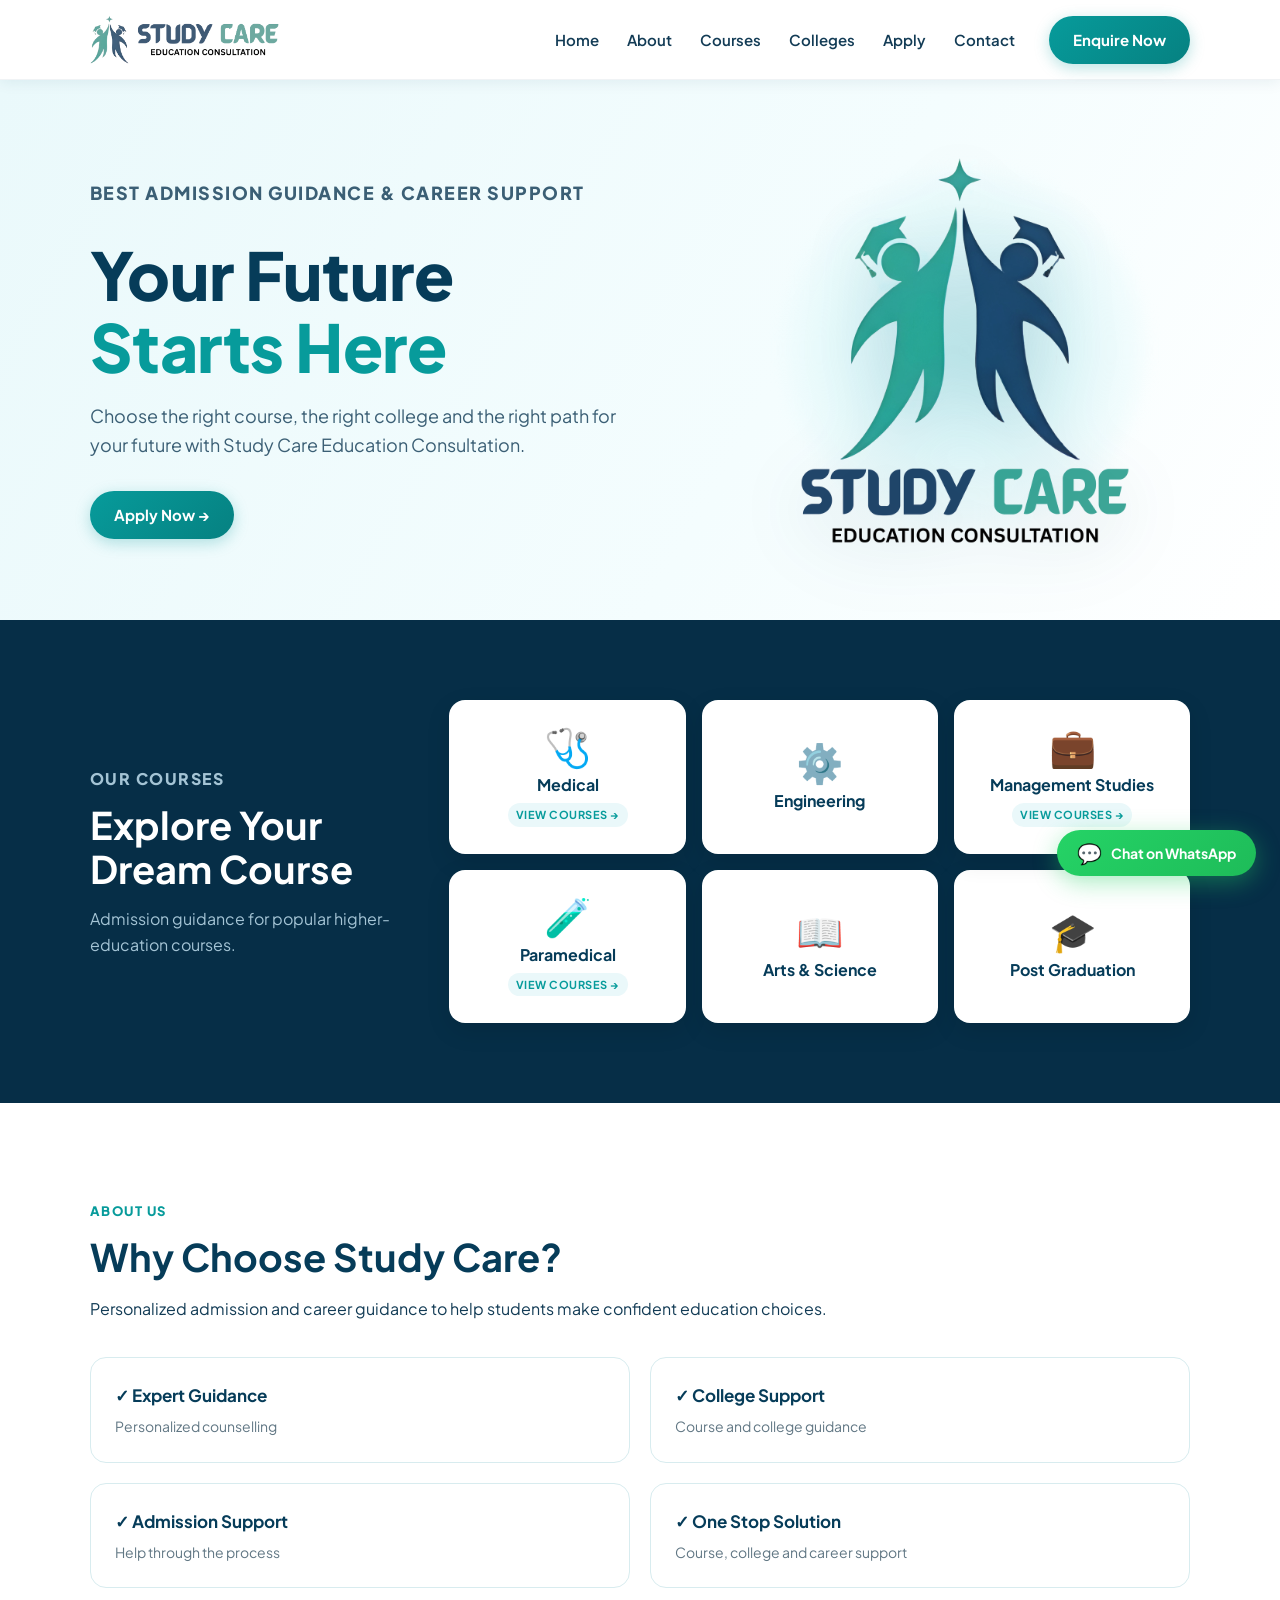
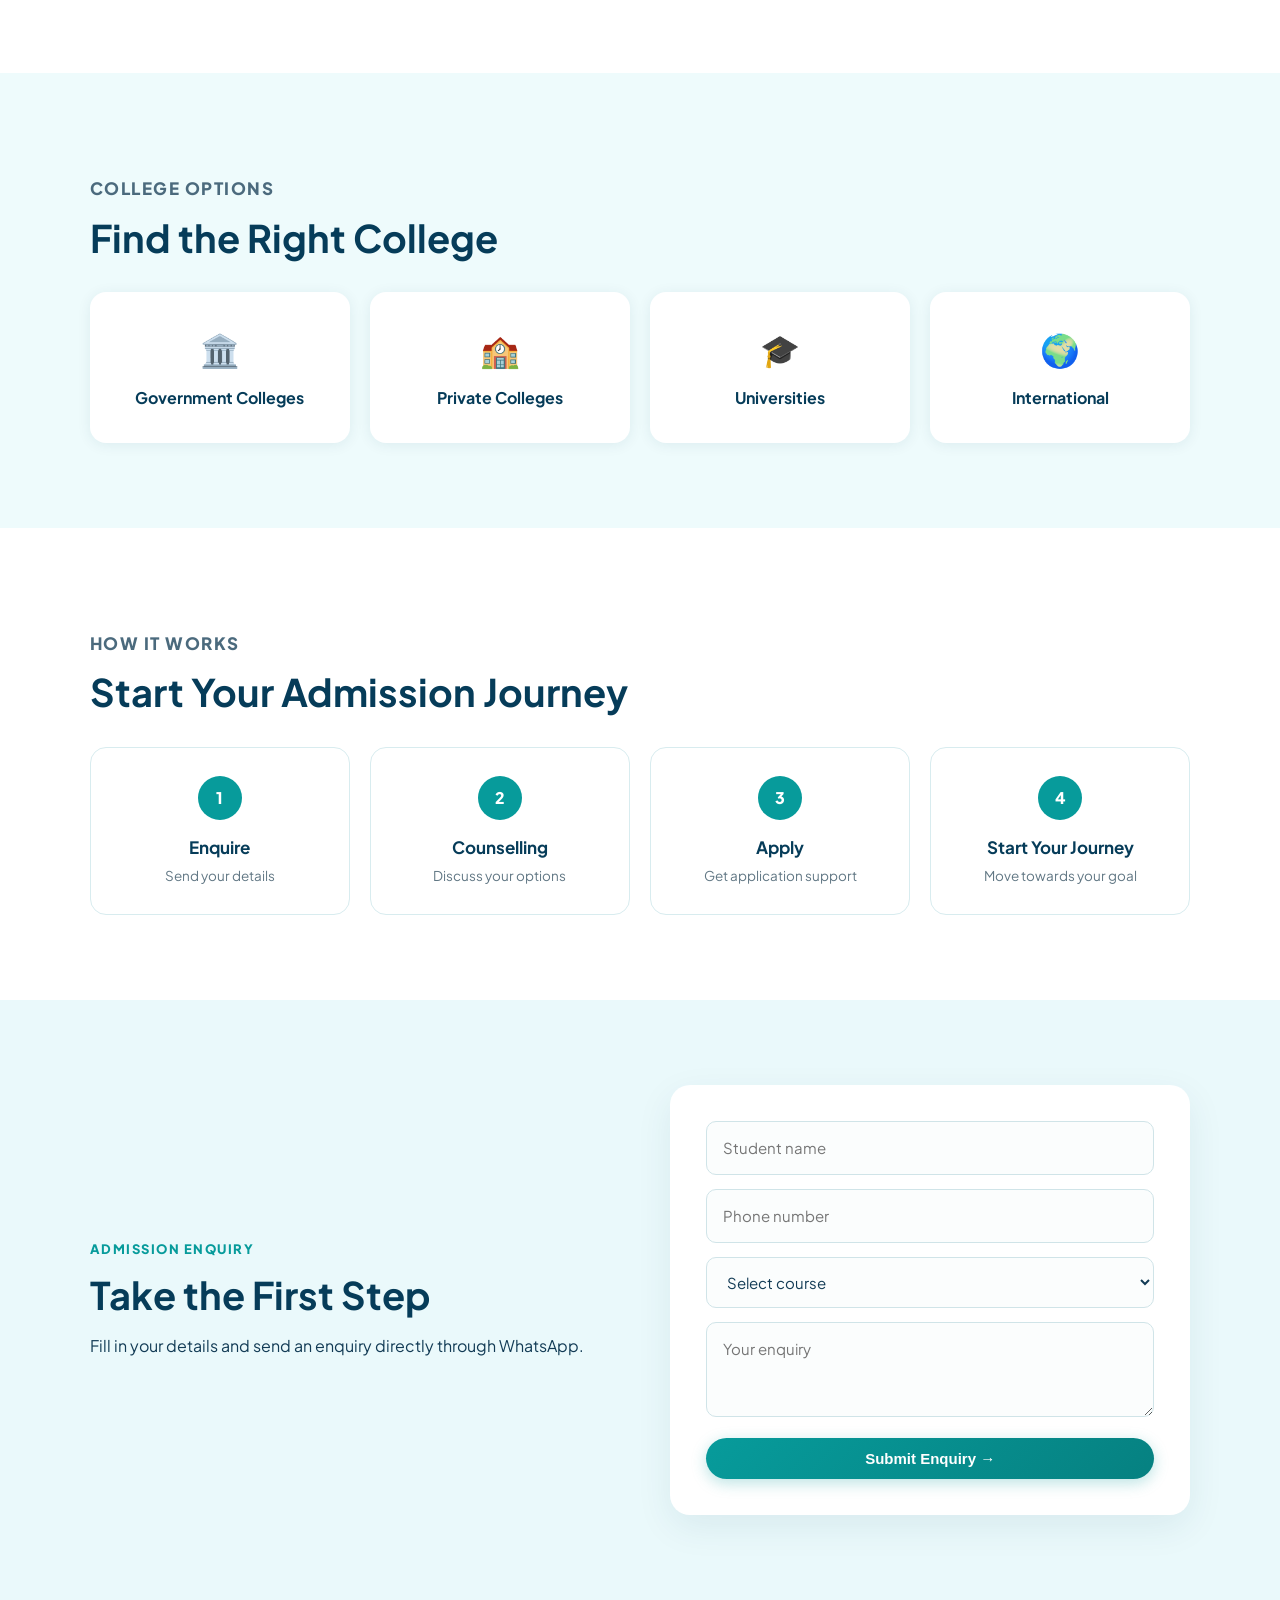
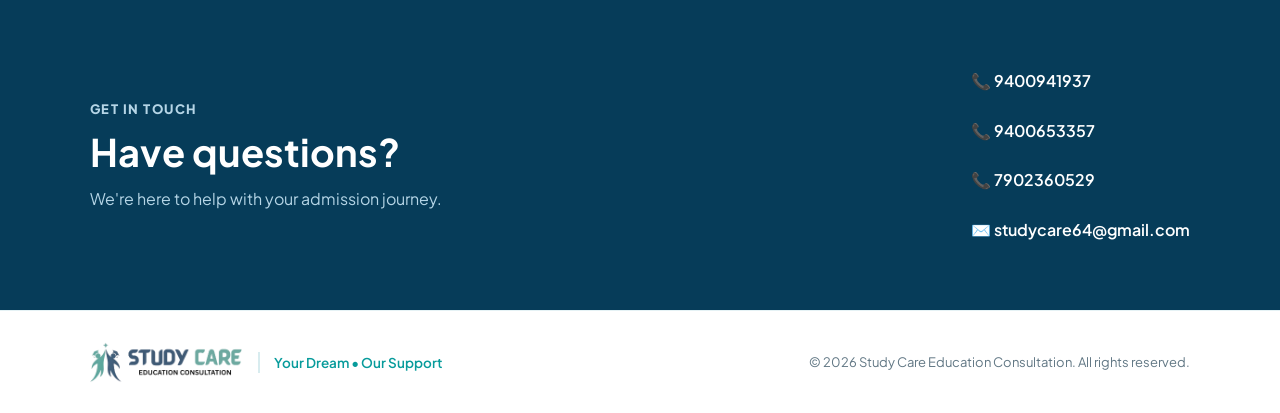
<file: index.html>
<!doctype html>
<html lang="en">
<head>
  <meta charset="utf-8">
  <meta name="viewport" content="width=device-width,initial-scale=1">
  <title>Study Care | Education Consultation - Your Future Starts Here</title>
  <meta name="description" content="Study Care Education Consultation - Best admission guidance and career support for Medical, Engineering, Management Studies, Paramedical, Arts & Science, and Post Graduation courses.">
  <link rel="icon" type="image/png" href="favicon.png">
  <link rel="preconnect" href="https://fonts.googleapis.com">
  <link rel="preconnect" href="https://fonts.gstatic.com" crossorigin>
  <link href="https://fonts.googleapis.com/css2?family=Plus+Jakarta+Sans:wght@400;500;600;700;800&display=swap" rel="stylesheet">
  <link rel="stylesheet" href="style.css">
</head>
<body>
  <header>
    <a href="#home" class="brand" aria-label="Study Care Education Consultation">
      <img src="logo-horizontal.png" alt="Study Care Education Consultation Logo" class="brand-logo">
    </a>
    <div class="nav-overlay" id="navOverlay" aria-hidden="true"></div>
    <nav id="primaryNav" aria-label="Primary navigation">
      <div class="mobile-nav-header">
        <img src="logo-horizontal.png" alt="Study Care" class="mobile-nav-logo">
        <button type="button" class="nav-close-btn" id="navCloseBtn" aria-label="Close menu">&times;</button>
      </div>
      <a href="#home">Home</a>
      <a href="#about">About</a>
      <a href="#courses">Courses</a>
      <a href="#colleges">Colleges</a>
      <a href="#apply">Apply</a>
      <a href="#contact">Contact</a>
      <div class="mobile-nav-cta">
        <a class="btn" href="#apply">Enquire Now</a>
        <a class="btn-whatsapp-mobile" href="https://wa.me/919400941937?text=Hi%20Study%20Care,%20I%20would%20like%20to%20enquire%20about%20admissions" target="_blank" rel="noopener">
          <span>💬 WhatsApp Us</span>
        </a>
      </div>
    </nav>
    <div class="header-actions">
      <a class="btn header-btn" href="#apply">Enquire Now</a>
      <button type="button" class="nav-toggle" id="navToggle" aria-label="Open navigation menu" aria-expanded="false" aria-controls="primaryNav">
        <span class="hamburger-bar"></span>
        <span class="hamburger-bar"></span>
        <span class="hamburger-bar"></span>
      </button>
    </div>
  </header>

  <main>
    <section id="home" class="hero">
      <div>
        <p class="eyebrow">BEST ADMISSION GUIDANCE &amp; CAREER SUPPORT</p>
        <h1>Your Future<br><em>Starts Here</em></h1>
        <p>Choose the right course, the right college and the right path for your future with Study Care Education Consultation.</p>
        <a class="btn" href="#apply">Apply Now →</a>
      </div>
      <div class="hero-art">
        <div class="orb"></div>
        <div class="hero-logo-wrapper">
          <img src="logo.png" alt="Study Care Education Consultation Logo" class="hero-logo">
        </div>
      </div>
    </section>

    <section id="courses" class="dark">
      <div>
        <p class="eyebrow">OUR COURSES</p>
        <h2>Explore Your Dream Course</h2>
        <p>Admission guidance for popular higher-education courses.</p>
      </div>
      <div class="cards">
        <a href="medical.html" class="card-link" aria-label="Medical Courses">
          <article class="clickable-card">
            <span class="card-icon">🩺</span>
            <h3>Medical</h3>
            <span class="card-action-hint">View Courses →</span>
          </article>
        </a>
        <article>
          <span class="card-icon">⚙️</span>
          <h3>Engineering</h3>
        </article>
        <a href="management.html" class="card-link" aria-label="Management Studies Courses">
          <article class="clickable-card">
            <span class="card-icon">💼</span>
            <h3>Management Studies</h3>
            <span class="card-action-hint">View Courses →</span>
          </article>
        </a>
        <a href="paramedical.html" class="card-link" aria-label="Paramedical Courses">
          <article class="clickable-card">
            <span class="card-icon">🧪</span>
            <h3>Paramedical</h3>
            <span class="card-action-hint">View Courses →</span>
          </article>
        </a>
        <article>
          <span class="card-icon">📖</span>
          <h3>Arts &amp; Science</h3>
        </article>
        <article>
          <span class="card-icon">🎓</span>
          <h3>Post Graduation</h3>
        </article>
      </div>
    </section>

    <section id="about" class="section">
      <div>
        <p class="eyebrow">ABOUT US</p>
        <h2>Why Choose Study Care?</h2>
        <p>Personalized admission and career guidance to help students make confident education choices.</p>
      </div>
      <div class="features">
        <div><b>✓ Expert Guidance</b><span>Personalized counselling</span></div>
        <div><b>✓ College Support</b><span>Course and college guidance</span></div>
        <div><b>✓ Admission Support</b><span>Help through the process</span></div>
        <div><b>✓ One Stop Solution</b><span>Course, college and career support</span></div>
      </div>
    </section>

    <section id="colleges" class="section pale">
      <p class="eyebrow">COLLEGE OPTIONS</p>
      <h2>Find the Right College</h2>
      <div class="college-grid">
        <div>🏛️<b>Government Colleges</b></div>
        <div>🏫<b>Private Colleges</b></div>
        <div>🎓<b>Universities</b></div>
        <div>🌍<b>International</b></div>
      </div>
    </section>

    <section class="section">
      <p class="eyebrow">HOW IT WORKS</p>
      <h2>Start Your Admission Journey</h2>
      <div class="steps">
        <div><strong>1</strong><b>Enquire</b><span>Send your details</span></div>
        <div><strong>2</strong><b>Counselling</b><span>Discuss your options</span></div>
        <div><strong>3</strong><b>Apply</b><span>Get application support</span></div>
        <div><strong>4</strong><b>Start Your Journey</b><span>Move towards your goal</span></div>
      </div>
    </section>

    <section id="apply" class="section apply">
      <div>
        <p class="eyebrow">ADMISSION ENQUIRY</p>
        <h2>Take the First Step</h2>
        <p>Fill in your details and send an enquiry directly through WhatsApp.</p>
      </div>
      <form id="form">
        <input id="name" placeholder="Student name" required>
        <input id="phone" type="tel" placeholder="Phone number" required>
        <select id="course" required>
          <option value="">Select course</option>
          <option>Medical</option>
          <option>Engineering</option>
          <option>Management Studies</option>
          <option>Paramedical</option>
          <option>Arts &amp; Science</option>
          <option>Post Graduation</option>
        </select>
        <textarea id="msg" placeholder="Your enquiry"></textarea>
        <button class="btn" type="submit">Submit Enquiry →</button>
      </form>
    </section>

    <section id="contact" class="contact">
      <div>
        <p class="eyebrow">GET IN TOUCH</p>
        <h2>Have questions?</h2>
        <p>We're here to help with your admission journey.</p>
      </div>
      <div class="contact-details">
        <p>📞 <a href="tel:9400941937">9400941937</a></p>
        <p>📞 <a href="tel:9400653357">9400653357</a></p>
        <p>📞 <a href="tel:7902360529">7902360529</a></p>
        <p>✉️ <a href="mailto:studycare64@gmail.com">studycare64@gmail.com</a></p>
      </div>
    </section>
  </main>

  <footer>
    <div class="footer-brand">
      <img src="logo-horizontal.png" alt="Study Care Education Consultation" class="footer-logo">
      <span>Your Dream • Our Support</span>
    </div>
    <small>© 2026 Study Care Education Consultation. All rights reserved.</small>
  </footer>

  <!-- Floating WhatsApp Quick Action Button -->
  <a href="https://wa.me/919400941937?text=Hi%20Study%20Care,%20I%20would%20like%20to%20enquire%20about%20admissions" class="floating-whatsapp" target="_blank" rel="noopener" aria-label="Chat with Study Care on WhatsApp">
    <span class="whatsapp-icon">💬</span>
    <span class="whatsapp-text">Chat on WhatsApp</span>
  </a>

  <script src="script.js"></script>
</body>
</html>
</file>
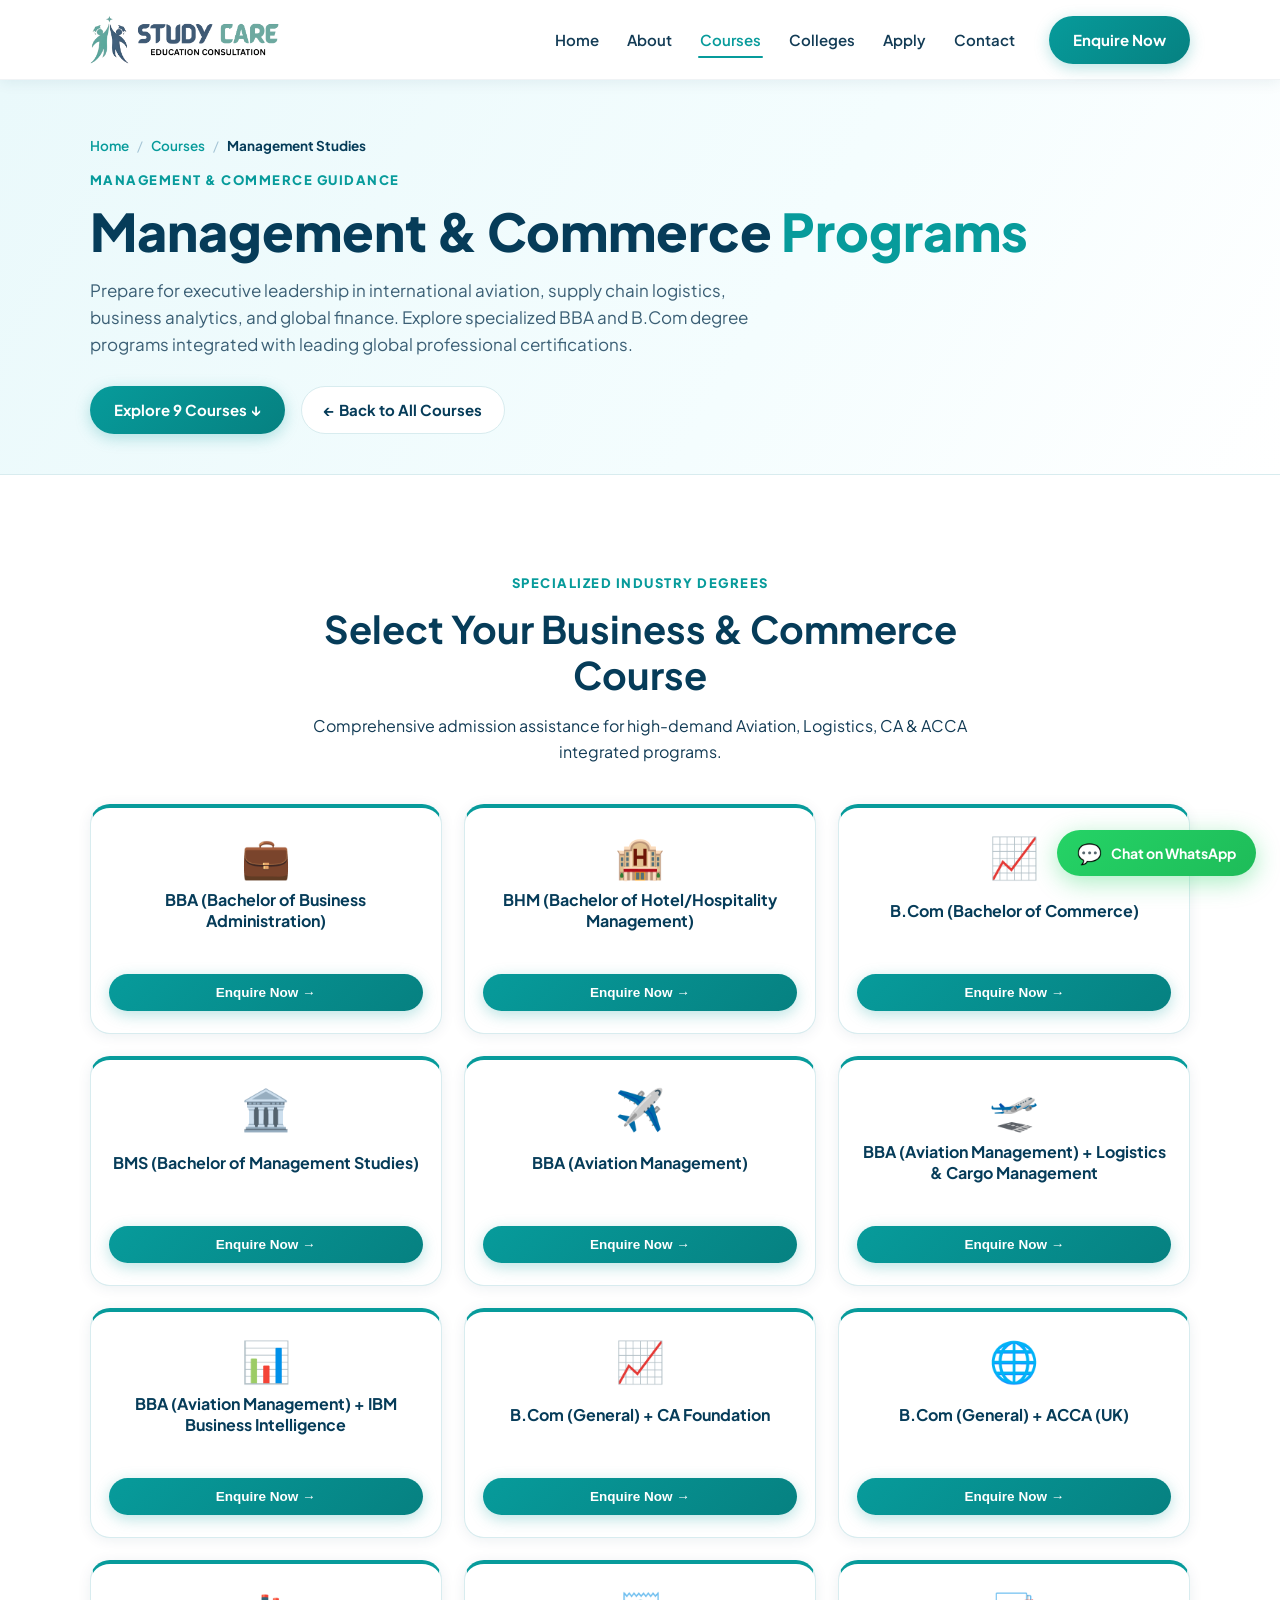
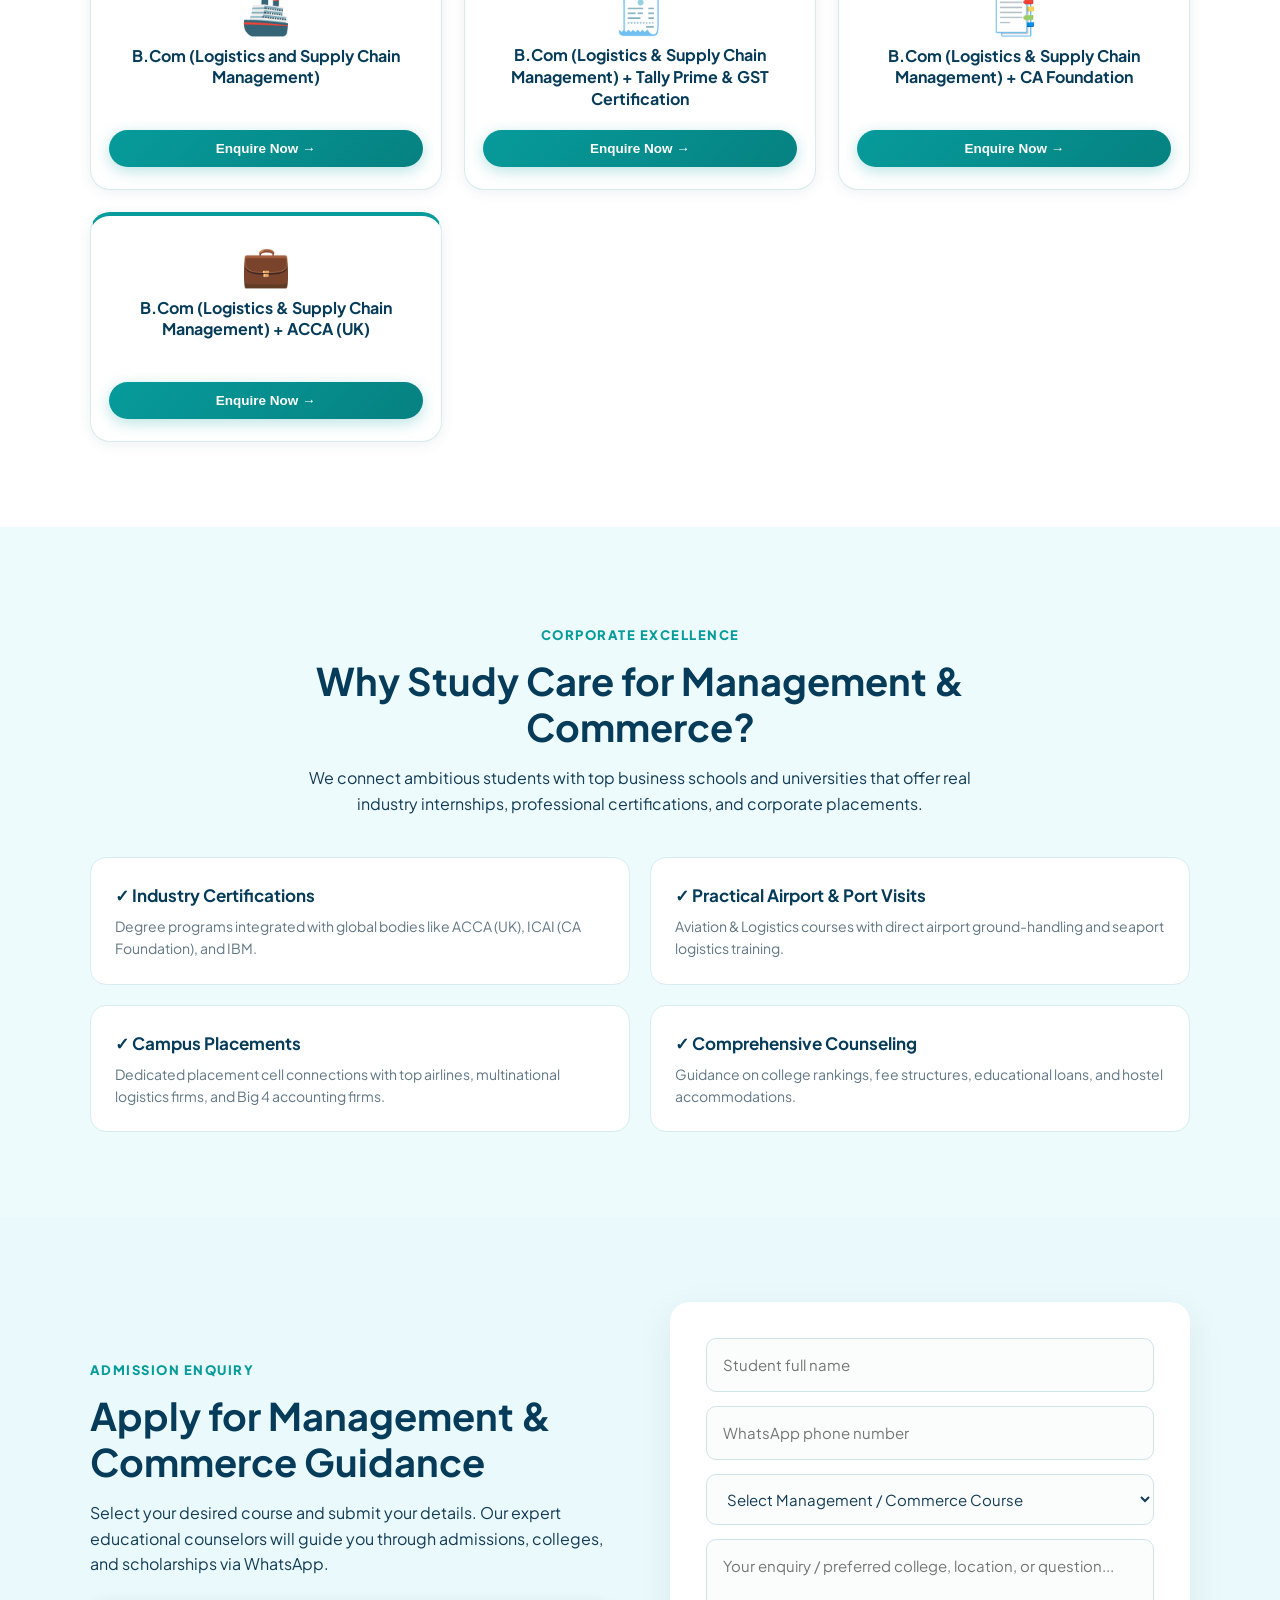
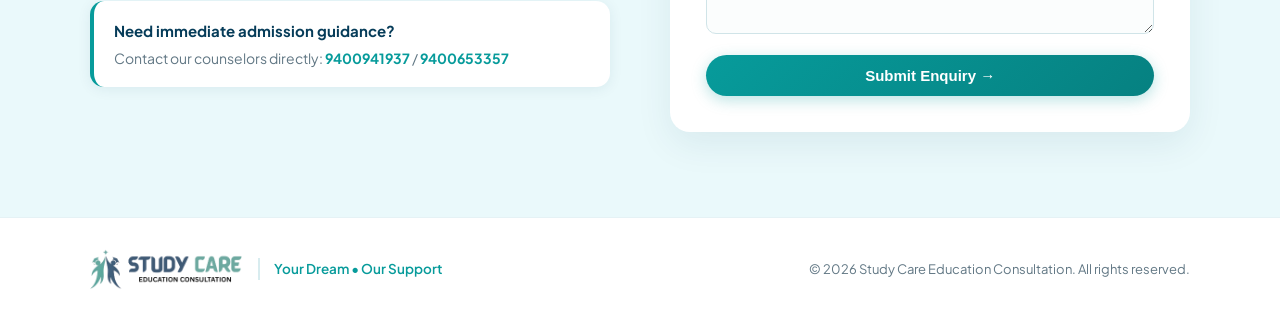
<file: management.html>
<!doctype html>
<html lang="en">
<head>
  <meta charset="utf-8">
  <meta name="viewport" content="width=device-width,initial-scale=1">
  <title>Management &amp; Commerce Courses | Study Care Education Consultation</title>
  <meta name="description" content="Explore top BBA Aviation Management and B.Com Logistics & Supply Chain courses with CA Foundation and ACCA (UK) certifications at Study Care.">
  <link rel="icon" type="image/png" href="favicon.png">
  <link rel="preconnect" href="https://fonts.googleapis.com">
  <link rel="preconnect" href="https://fonts.gstatic.com" crossorigin>
  <link href="https://fonts.googleapis.com/css2?family=Plus+Jakarta+Sans:wght@400;500;600;700;800&display=swap" rel="stylesheet">
  <link rel="stylesheet" href="style.css">
</head>
<body>
  <!-- Header -->
  <header>
    <a href="index.html#home" class="brand" aria-label="Study Care Education Consultation">
      <img src="logo-horizontal.png" alt="Study Care Education Consultation Logo" class="brand-logo">
    </a>
    <div class="nav-overlay" id="navOverlay" aria-hidden="true"></div>
    <nav id="primaryNav" aria-label="Primary navigation">
      <div class="mobile-nav-header">
        <img src="logo-horizontal.png" alt="Study Care" class="mobile-nav-logo">
        <button type="button" class="nav-close-btn" id="navCloseBtn" aria-label="Close menu">&times;</button>
      </div>
      <a href="index.html#home">Home</a>
      <a href="index.html#about">About</a>
      <a href="index.html#courses" class="active">Courses</a>
      <a href="index.html#colleges">Colleges</a>
      <a href="#apply">Apply</a>
      <a href="index.html#contact">Contact</a>
      <div class="mobile-nav-cta">
        <a class="btn" href="#apply">Enquire Now</a>
        <a class="btn-whatsapp-mobile" href="https://wa.me/919400941937?text=Hi%20Study%20Care,%20I%20would%20like%20to%20enquire%20about%20management%20courses" target="_blank" rel="noopener">
          <span>💬 WhatsApp Us</span>
        </a>
      </div>
    </nav>
    <div class="header-actions">
      <a class="btn header-btn" href="#apply">Enquire Now</a>
      <button type="button" class="nav-toggle" id="navToggle" aria-label="Open navigation menu" aria-expanded="false" aria-controls="primaryNav">
        <span class="hamburger-bar"></span>
        <span class="hamburger-bar"></span>
        <span class="hamburger-bar"></span>
      </button>
    </div>
  </header>

  <main>
    <!-- Management Hero / Banner -->
    <section class="page-banner">
      <div class="breadcrumb">
        <a href="index.html">Home</a> <span>/</span> <a href="index.html#courses">Courses</a> <span>/</span> <b>Management Studies</b>
      </div>
      <p class="eyebrow">MANAGEMENT &amp; COMMERCE GUIDANCE</p>
      <h1>Management &amp; Commerce <em>Programs</em></h1>
      <p class="banner-desc">
        Prepare for executive leadership in international aviation, supply chain logistics, business analytics, and global finance. Explore specialized BBA and B.Com degree programs integrated with leading global professional certifications.
      </p>
      <div class="banner-cta">
        <a href="#courses-grid" class="btn">Explore 9 Courses ↓</a>
        <a href="index.html#courses" class="btn-secondary">← Back to All Courses</a>
      </div>
    </section>

    <!-- The 9 Course Boxes -->
    <section id="courses-grid" class="section medical-section">
      <div class="section-title-wrap">
        <p class="eyebrow">SPECIALIZED INDUSTRY DEGREES</p>
        <h2>Select Your Business &amp; Commerce Course</h2>
        <p>Comprehensive admission assistance for high-demand Aviation, Logistics, CA &amp; ACCA integrated programs.</p>
      </div>

      <div class="management-grid">
        <!-- 1. BBA (Bachelor of Business Administration) -->
        <article class="med-box" onclick="selectCourse('BBA (Bachelor of Business Administration)')">
          <span class="med-icon">💼</span>
          <h3>BBA (Bachelor of Business Administration)</h3>
          <button type="button" class="btn med-apply-btn" onclick="event.stopPropagation(); selectCourse('BBA (Bachelor of Business Administration)');">Enquire Now →</button>
        </article>

        <!-- 2. BHM (Bachelor of Hotel/Hospitality Management) -->
        <article class="med-box" onclick="selectCourse('BHM (Bachelor of Hotel/Hospitality Management)')">
          <span class="med-icon">🏨</span>
          <h3>BHM (Bachelor of Hotel/Hospitality Management)</h3>
          <button type="button" class="btn med-apply-btn" onclick="event.stopPropagation(); selectCourse('BHM (Bachelor of Hotel/Hospitality Management)');">Enquire Now →</button>
        </article>

        <!-- 3. B.Com (Bachelor of Commerce) -->
        <article class="med-box" onclick="selectCourse('B.Com (Bachelor of Commerce)')">
          <span class="med-icon">📈</span>
          <h3>B.Com (Bachelor of Commerce)</h3>
          <button type="button" class="btn med-apply-btn" onclick="event.stopPropagation(); selectCourse('B.Com (Bachelor of Commerce)');">Enquire Now →</button>
        </article>

        <!-- 4. BMS (Bachelor of Management Studies) -->
        <article class="med-box" onclick="selectCourse('BMS (Bachelor of Management Studies)')">
          <span class="med-icon">🏛️</span>
          <h3>BMS (Bachelor of Management Studies)</h3>
          <button type="button" class="btn med-apply-btn" onclick="event.stopPropagation(); selectCourse('BMS (Bachelor of Management Studies)');">Enquire Now →</button>
        </article>

        <!-- 5. BBA (Aviation Management) -->
        <article class="med-box" onclick="selectCourse('BBA (Aviation Management)')">
          <span class="med-icon">✈️</span>
          <h3>BBA (Aviation Management)</h3>
          <button type="button" class="btn med-apply-btn" onclick="event.stopPropagation(); selectCourse('BBA (Aviation Management)');">Enquire Now →</button>
        </article>

        <!-- 2. BBA (Aviation Management) + Logistics & Cargo Management -->
        <article class="med-box" onclick="selectCourse('BBA (Aviation Management) + Logistics & Cargo Management')">
          <span class="med-icon">🛫</span>
          <h3>BBA (Aviation Management) + Logistics &amp; Cargo Management</h3>
          <button type="button" class="btn med-apply-btn" onclick="event.stopPropagation(); selectCourse('BBA (Aviation Management) + Logistics & Cargo Management');">Enquire Now →</button>
        </article>

        <!-- 3. BBA (Aviation Management) + IBM Business Intelligence -->
        <article class="med-box" onclick="selectCourse('BBA (Aviation Management) + IBM Business Intelligence')">
          <span class="med-icon">📊</span>
          <h3>BBA (Aviation Management) + IBM Business Intelligence</h3>
          <button type="button" class="btn med-apply-btn" onclick="event.stopPropagation(); selectCourse('BBA (Aviation Management) + IBM Business Intelligence');">Enquire Now →</button>
        </article>

        <!-- 4. B.Com (General) + CA Foundation -->
        <article class="med-box" onclick="selectCourse('B.Com (General) + CA Foundation')">
          <span class="med-icon">📈</span>
          <h3>B.Com (General) + CA Foundation</h3>
          <button type="button" class="btn med-apply-btn" onclick="event.stopPropagation(); selectCourse('B.Com (General) + CA Foundation');">Enquire Now →</button>
        </article>

        <!-- 5. B.Com (General) + ACCA (UK) -->
        <article class="med-box" onclick="selectCourse('B.Com (General) + ACCA (UK)')">
          <span class="med-icon">🌐</span>
          <h3>B.Com (General) + ACCA (UK)</h3>
          <button type="button" class="btn med-apply-btn" onclick="event.stopPropagation(); selectCourse('B.Com (General) + ACCA (UK)');">Enquire Now →</button>
        </article>

        <!-- 6. B.Com (Logistics and Supply Chain Management) -->
        <article class="med-box" onclick="selectCourse('B.Com (Logistics and Supply Chain Management)')">
          <span class="med-icon">🚢</span>
          <h3>B.Com (Logistics and Supply Chain Management)</h3>
          <button type="button" class="btn med-apply-btn" onclick="event.stopPropagation(); selectCourse('B.Com (Logistics and Supply Chain Management)');">Enquire Now →</button>
        </article>

        <!-- 7. B.Com (Logistics and Supply Chain Management) + Tally Prime & GST Certification -->
        <article class="med-box" onclick="selectCourse('B.Com (Logistics and Supply Chain Management) + Tally Prime & GST Certification')">
          <span class="med-icon">🧾</span>
          <h3>B.Com (Logistics &amp; Supply Chain Management) + Tally Prime &amp; GST Certification</h3>
          <button type="button" class="btn med-apply-btn" onclick="event.stopPropagation(); selectCourse('B.Com (Logistics and Supply Chain Management) + Tally Prime & GST Certification');">Enquire Now →</button>
        </article>

        <!-- 8. B.Com (Logistics and Supply Chain Management) + CA Foundation -->
        <article class="med-box" onclick="selectCourse('B.Com (Logistics and Supply Chain Management) + CA Foundation')">
          <span class="med-icon">📑</span>
          <h3>B.Com (Logistics &amp; Supply Chain Management) + CA Foundation</h3>
          <button type="button" class="btn med-apply-btn" onclick="event.stopPropagation(); selectCourse('B.Com (Logistics and Supply Chain Management) + CA Foundation');">Enquire Now →</button>
        </article>

        <!-- 9. B.Com (Logistics and Supply Chain Management) + ACCA (UK) -->
        <article class="med-box" onclick="selectCourse('B.Com (Logistics and Supply Chain Management) + ACCA (UK)')">
          <span class="med-icon">💼</span>
          <h3>B.Com (Logistics &amp; Supply Chain Management) + ACCA (UK)</h3>
          <button type="button" class="btn med-apply-btn" onclick="event.stopPropagation(); selectCourse('B.Com (Logistics and Supply Chain Management) + ACCA (UK)');">Enquire Now →</button>
        </article>
      </div>
    </section>

    <!-- Why Choose Study Care for Management -->
    <section class="section pale">
      <div class="section-title-wrap">
        <p class="eyebrow">CORPORATE EXCELLENCE</p>
        <h2>Why Study Care for Management &amp; Commerce?</h2>
        <p>We connect ambitious students with top business schools and universities that offer real industry internships, professional certifications, and corporate placements.</p>
      </div>
      <div class="features">
        <div>
          <b>✓ Industry Certifications</b>
          <span>Degree programs integrated with global bodies like ACCA (UK), ICAI (CA Foundation), and IBM.</span>
        </div>
        <div>
          <b>✓ Practical Airport &amp; Port Visits</b>
          <span>Aviation &amp; Logistics courses with direct airport ground-handling and seaport logistics training.</span>
        </div>
        <div>
          <b>✓ Campus Placements</b>
          <span>Dedicated placement cell connections with top airlines, multinational logistics firms, and Big 4 accounting firms.</span>
        </div>
        <div>
          <b>✓ Comprehensive Counseling</b>
          <span>Guidance on college rankings, fee structures, educational loans, and hostel accommodations.</span>
        </div>
      </div>
    </section>

    <!-- Admission Enquiry Form -->
    <section id="apply" class="section apply">
      <div>
        <p class="eyebrow">ADMISSION ENQUIRY</p>
        <h2>Apply for Management &amp; Commerce Guidance</h2>
        <p>Select your desired course and submit your details. Our expert educational counselors will guide you through admissions, colleges, and scholarships via WhatsApp.</p>
        
        <div class="counselor-callout">
          <b>Need immediate admission guidance?</b>
          <p>Contact our counselors directly: <a href="tel:9400941937">9400941937</a> / <a href="tel:9400653357">9400653357</a></p>
        </div>
      </div>

      <form id="form">
        <input id="name" placeholder="Student full name" required>
        <input id="phone" type="tel" placeholder="WhatsApp phone number" required>
        <select id="course" required>
          <option value="">Select Management / Commerce Course</option>
          <option value="BBA (Bachelor of Business Administration)">BBA (Bachelor of Business Administration)</option>
          <option value="BHM (Bachelor of Hotel/Hospitality Management)">BHM (Bachelor of Hotel/Hospitality Management)</option>
          <option value="B.Com (Bachelor of Commerce)">B.Com (Bachelor of Commerce)</option>
          <option value="BMS (Bachelor of Management Studies)">BMS (Bachelor of Management Studies)</option>
          <option value="BBA (Aviation Management)">BBA (Aviation Management)</option>
          <option value="BBA (Aviation Management) + Logistics & Cargo Management">BBA (Aviation Management) + Logistics &amp; Cargo Management</option>
          <option value="BBA (Aviation Management) + IBM Business Intelligence">BBA (Aviation Management) + IBM Business Intelligence</option>
          <option value="B.Com (General) + CA Foundation">B.Com (General) + CA Foundation</option>
          <option value="B.Com (General) + ACCA (UK)">B.Com (General) + ACCA (UK)</option>
          <option value="B.Com (Logistics and Supply Chain Management)">B.Com (Logistics and Supply Chain Management)</option>
          <option value="B.Com (Logistics and Supply Chain Management) + Tally Prime & GST Certification">B.Com (Logistics and Supply Chain Management) + Tally Prime &amp; GST Certification</option>
          <option value="B.Com (Logistics and Supply Chain Management) + CA Foundation">B.Com (Logistics and Supply Chain Management) + CA Foundation</option>
          <option value="B.Com (Logistics and Supply Chain Management) + ACCA (UK)">B.Com (Logistics and Supply Chain Management) + ACCA (UK)</option>
        </select>
        <textarea id="msg" placeholder="Your enquiry / preferred college, location, or question..."></textarea>
        <button class="btn" type="submit">Submit Enquiry →</button>
      </form>
    </section>
  </main>

  <!-- Footer -->
  <footer>
    <div class="footer-brand">
      <img src="logo-horizontal.png" alt="Study Care Education Consultation" class="footer-logo">
      <span>Your Dream • Our Support</span>
    </div>
    <small>© 2026 Study Care Education Consultation. All rights reserved.</small>
  </footer>

  <!-- Floating WhatsApp Quick Action Button -->
  <a href="https://wa.me/919400941937?text=Hi%20Study%20Care,%20I%20would%20like%20to%20enquire%20about%20management%20courses" class="floating-whatsapp" target="_blank" rel="noopener" aria-label="Chat with Study Care on WhatsApp">
    <span class="whatsapp-icon">💬</span>
    <span class="whatsapp-text">Chat on WhatsApp</span>
  </a>

  <script src="script.js"></script>
  <script>
    function selectCourse(courseName) {
      const select = document.getElementById('course');
      if (select) {
        select.value = courseName;
      }
      const applySection = document.getElementById('apply');
      if (applySection) {
        applySection.scrollIntoView({ behavior: 'smooth' });
      }
    }
  </script>
</body>
</html>
</file>
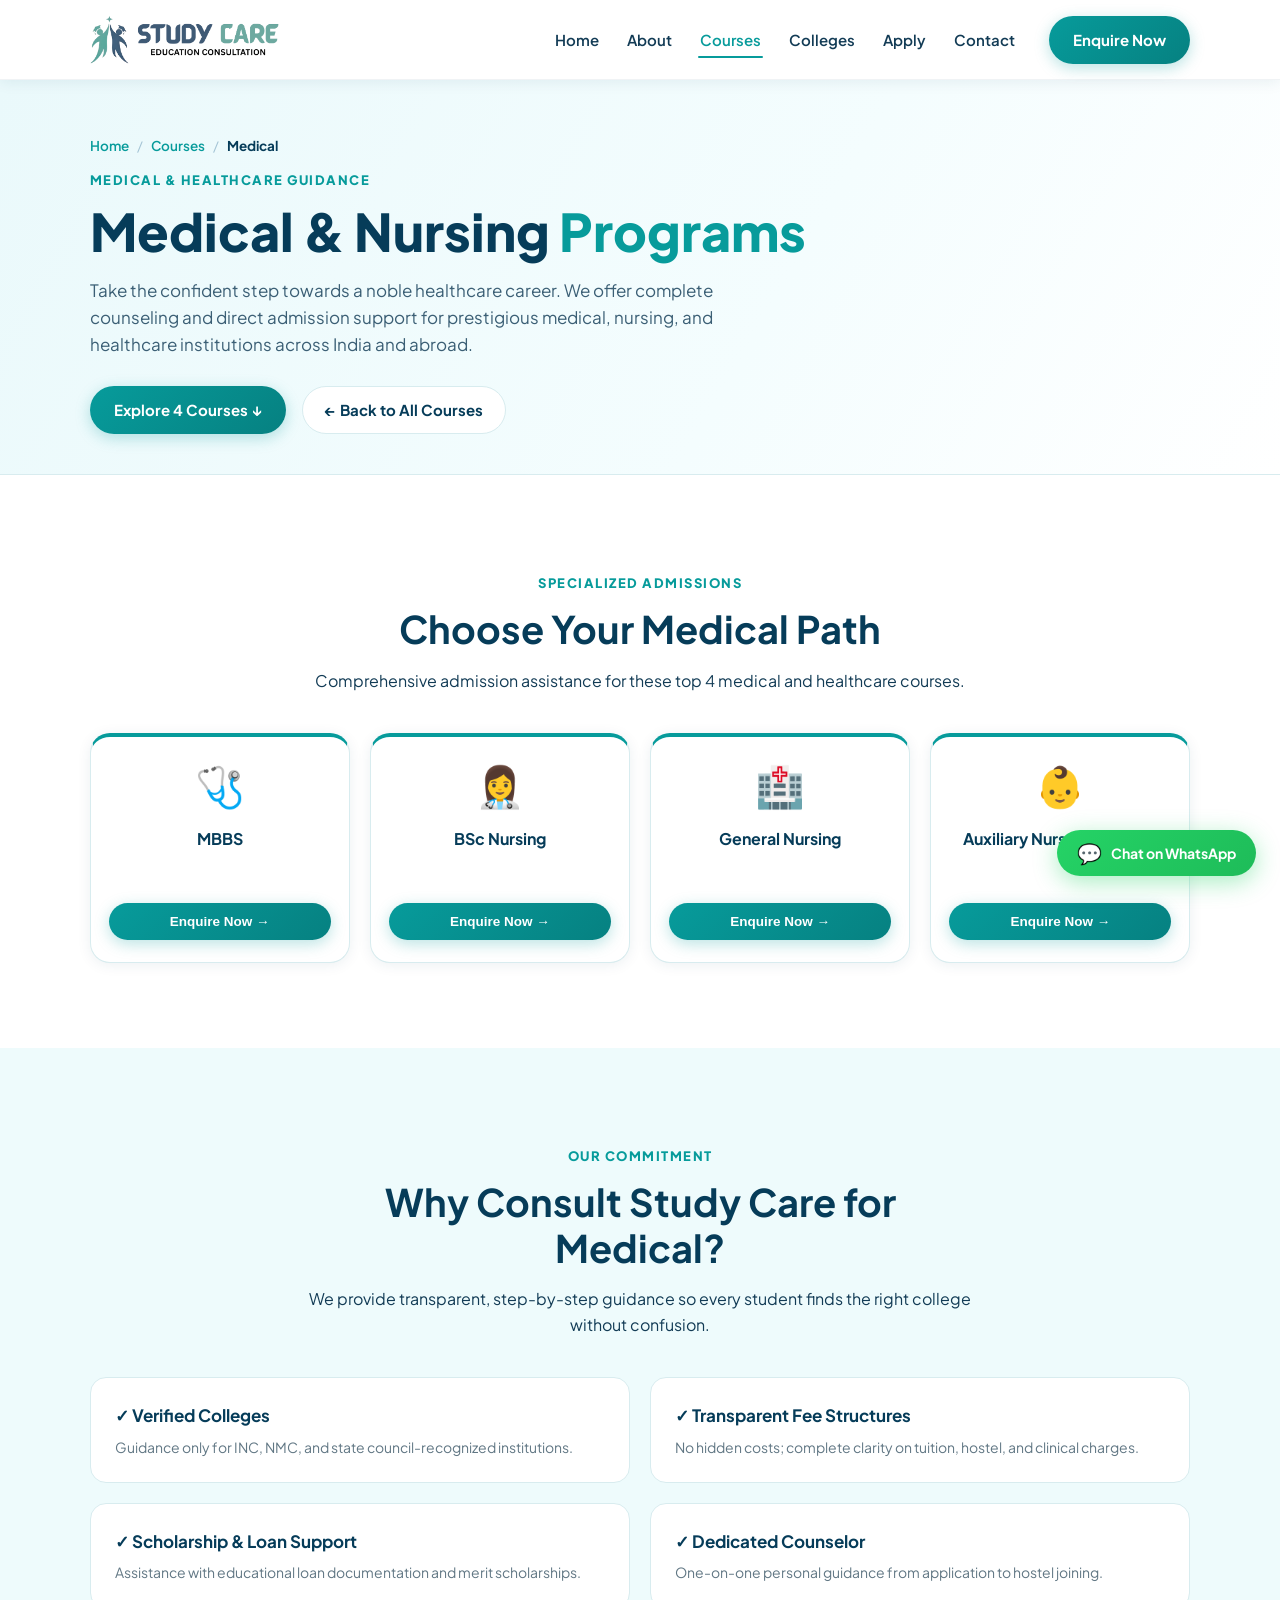
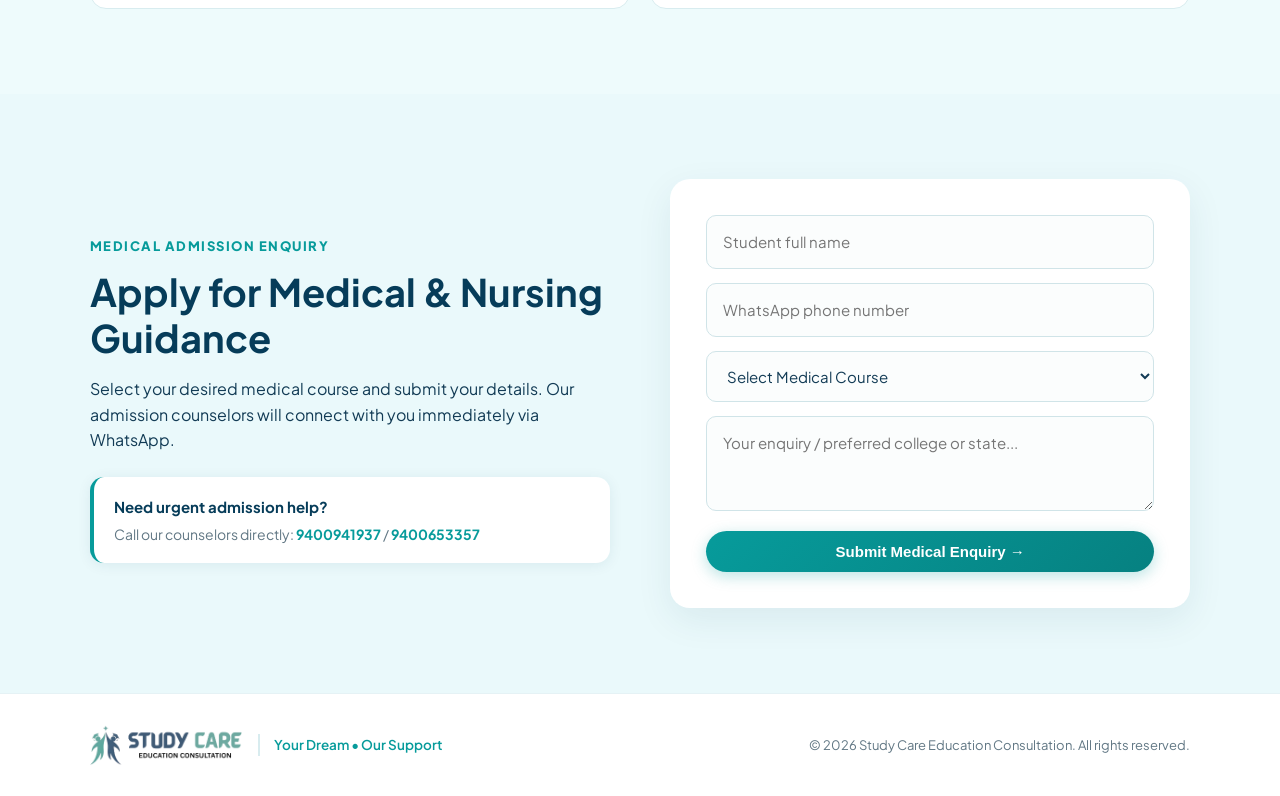
<file: medical.html>
<!doctype html>
<html lang="en">
<head>
  <meta charset="utf-8">
  <meta name="viewport" content="width=device-width,initial-scale=1">
  <title>Medical &amp; Nursing Courses | Study Care Education Consultation</title>
  <meta name="description" content="Explore admission guidance for MBBS, BSc Nursing, General Nursing (GNM), and Auxiliary Nurse Midwifery (ANM) with Study Care Education Consultation.">
  <link rel="icon" type="image/png" href="favicon.png">
  <link rel="preconnect" href="https://fonts.googleapis.com">
  <link rel="preconnect" href="https://fonts.gstatic.com" crossorigin>
  <link href="https://fonts.googleapis.com/css2?family=Plus+Jakarta+Sans:wght@400;500;600;700;800&display=swap" rel="stylesheet">
  <link rel="stylesheet" href="style.css">
</head>
<body>
  <!-- Header -->
  <header>
    <a href="index.html#home" class="brand" aria-label="Study Care Education Consultation">
      <img src="logo-horizontal.png" alt="Study Care Education Consultation Logo" class="brand-logo">
    </a>
    <div class="nav-overlay" id="navOverlay" aria-hidden="true"></div>
    <nav id="primaryNav" aria-label="Primary navigation">
      <div class="mobile-nav-header">
        <img src="logo-horizontal.png" alt="Study Care" class="mobile-nav-logo">
        <button type="button" class="nav-close-btn" id="navCloseBtn" aria-label="Close menu">&times;</button>
      </div>
      <a href="index.html#home">Home</a>
      <a href="index.html#about">About</a>
      <a href="index.html#courses" class="active">Courses</a>
      <a href="index.html#colleges">Colleges</a>
      <a href="#apply">Apply</a>
      <a href="index.html#contact">Contact</a>
      <div class="mobile-nav-cta">
        <a class="btn" href="#apply">Enquire Now</a>
        <a class="btn-whatsapp-mobile" href="https://wa.me/919400941937?text=Hi%20Study%20Care,%20I%20would%20like%20to%20enquire%20about%20medical%20courses" target="_blank" rel="noopener">
          <span>💬 WhatsApp Us</span>
        </a>
      </div>
    </nav>
    <div class="header-actions">
      <a class="btn header-btn" href="#apply">Enquire Now</a>
      <button type="button" class="nav-toggle" id="navToggle" aria-label="Open navigation menu" aria-expanded="false" aria-controls="primaryNav">
        <span class="hamburger-bar"></span>
        <span class="hamburger-bar"></span>
        <span class="hamburger-bar"></span>
      </button>
    </div>
  </header>

  <main>
    <!-- Medical Hero / Header -->
    <section class="page-banner">
      <div class="breadcrumb">
        <a href="index.html">Home</a> <span>/</span> <a href="index.html#courses">Courses</a> <span>/</span> <b>Medical</b>
      </div>
      <p class="eyebrow">MEDICAL &amp; HEALTHCARE GUIDANCE</p>
      <h1>Medical &amp; Nursing <em>Programs</em></h1>
      <p class="banner-desc">
        Take the confident step towards a noble healthcare career. We offer complete counseling and direct admission support for prestigious medical, nursing, and healthcare institutions across India and abroad.
      </p>
      <div class="banner-cta">
        <a href="#courses-grid" class="btn">Explore 4 Courses ↓</a>
        <a href="index.html#courses" class="btn-secondary">← Back to All Courses</a>
      </div>
    </section>

    <!-- The 4 Course Boxes -->
    <section id="courses-grid" class="section medical-section">
      <div class="section-title-wrap">
        <p class="eyebrow">SPECIALIZED ADMISSIONS</p>
        <h2>Choose Your Medical Path</h2>
        <p>Comprehensive admission assistance for these top 4 medical and healthcare courses.</p>
      </div>

      <div class="medical-grid">
        <!-- Box 1: MBBS -->
        <article class="med-box" id="box-mbbs" onclick="selectCourse('MBBS')">
          <span class="med-icon">🩺</span>
          <h3>MBBS</h3>
          <button type="button" class="btn med-apply-btn" onclick="event.stopPropagation(); selectCourse('MBBS');">Enquire Now →</button>
        </article>

        <!-- Box 2: BSc Nursing -->
        <article class="med-box" id="box-bsc-nursing" onclick="selectCourse('BSc Nursing')">
          <span class="med-icon">👩‍⚕️</span>
          <h3>BSc Nursing</h3>
          <button type="button" class="btn med-apply-btn" onclick="event.stopPropagation(); selectCourse('BSc Nursing');">Enquire Now →</button>
        </article>

        <!-- Box 3: General Nursing (GNM) -->
        <article class="med-box" id="box-gnm" onclick="selectCourse('General Nursing')">
          <span class="med-icon">🏥</span>
          <h3>General Nursing</h3>
          <button type="button" class="btn med-apply-btn" onclick="event.stopPropagation(); selectCourse('General Nursing');">Enquire Now →</button>
        </article>

        <!-- Box 4: Auxiliary Nurse Midwifery (ANM) -->
        <article class="med-box" id="box-anm" onclick="selectCourse('Auxiliary Nurse Midwifery')">
          <span class="med-icon">👶</span>
          <h3>Auxiliary Nurse Midwifery</h3>
          <button type="button" class="btn med-apply-btn" onclick="event.stopPropagation(); selectCourse('Auxiliary Nurse Midwifery');">Enquire Now →</button>
        </article>
      </div>
    </section>

    <!-- Why Choose Study Care for Medical -->
    <section class="section pale">
      <div class="section-title-wrap">
        <p class="eyebrow">OUR COMMITMENT</p>
        <h2>Why Consult Study Care for Medical?</h2>
        <p>We provide transparent, step-by-step guidance so every student finds the right college without confusion.</p>
      </div>
      <div class="features">
        <div>
          <b>✓ Verified Colleges</b>
          <span>Guidance only for INC, NMC, and state council-recognized institutions.</span>
        </div>
        <div>
          <b>✓ Transparent Fee Structures</b>
          <span>No hidden costs; complete clarity on tuition, hostel, and clinical charges.</span>
        </div>
        <div>
          <b>✓ Scholarship &amp; Loan Support</b>
          <span>Assistance with educational loan documentation and merit scholarships.</span>
        </div>
        <div>
          <b>✓ Dedicated Counselor</b>
          <span>One-on-one personal guidance from application to hostel joining.</span>
        </div>
      </div>
    </section>

    <!-- Medical Enquiry Form -->
    <section id="apply" class="section apply">
      <div>
        <p class="eyebrow">MEDICAL ADMISSION ENQUIRY</p>
        <h2>Apply for Medical &amp; Nursing Guidance</h2>
        <p>Select your desired medical course and submit your details. Our admission counselors will connect with you immediately via WhatsApp.</p>
        
        <div class="counselor-callout">
          <b>Need urgent admission help?</b>
          <p>Call our counselors directly: <a href="tel:9400941937">9400941937</a> / <a href="tel:9400653357">9400653357</a></p>
        </div>
      </div>

      <form id="form">
        <input id="name" placeholder="Student full name" required>
        <input id="phone" type="tel" placeholder="WhatsApp phone number" required>
        <select id="course" required>
          <option value="">Select Medical Course</option>
          <option value="MBBS">MBBS</option>
          <option value="BSc Nursing">BSc Nursing</option>
          <option value="General Nursing">General Nursing (GNM)</option>
          <option value="Auxiliary Nurse Midwifery">Auxiliary Nurse Midwifery (ANM)</option>
        </select>
        <textarea id="msg" placeholder="Your enquiry / preferred college or state..."></textarea>
        <button class="btn" type="submit">Submit Medical Enquiry →</button>
      </form>
    </section>
  </main>

  <!-- Footer -->
  <footer>
    <div class="footer-brand">
      <img src="logo-horizontal.png" alt="Study Care Education Consultation" class="footer-logo">
      <span>Your Dream • Our Support</span>
    </div>
    <small>© 2026 Study Care Education Consultation. All rights reserved.</small>
  </footer>

  <!-- Floating WhatsApp Quick Action Button -->
  <a href="https://wa.me/919400941937?text=Hi%20Study%20Care,%20I%20would%20like%20to%20enquire%20about%20medical%20courses" class="floating-whatsapp" target="_blank" rel="noopener" aria-label="Chat with Study Care on WhatsApp">
    <span class="whatsapp-icon">💬</span>
    <span class="whatsapp-text">Chat on WhatsApp</span>
  </a>

  <script src="script.js"></script>
  <script>
    function selectCourse(courseName) {
      const select = document.getElementById('course');
      if (select) {
        select.value = courseName;
      }
      const applySection = document.getElementById('apply');
      if (applySection) {
        applySection.scrollIntoView({ behavior: 'smooth' });
      }
    }
  </script>
</body>
</html>
</file>
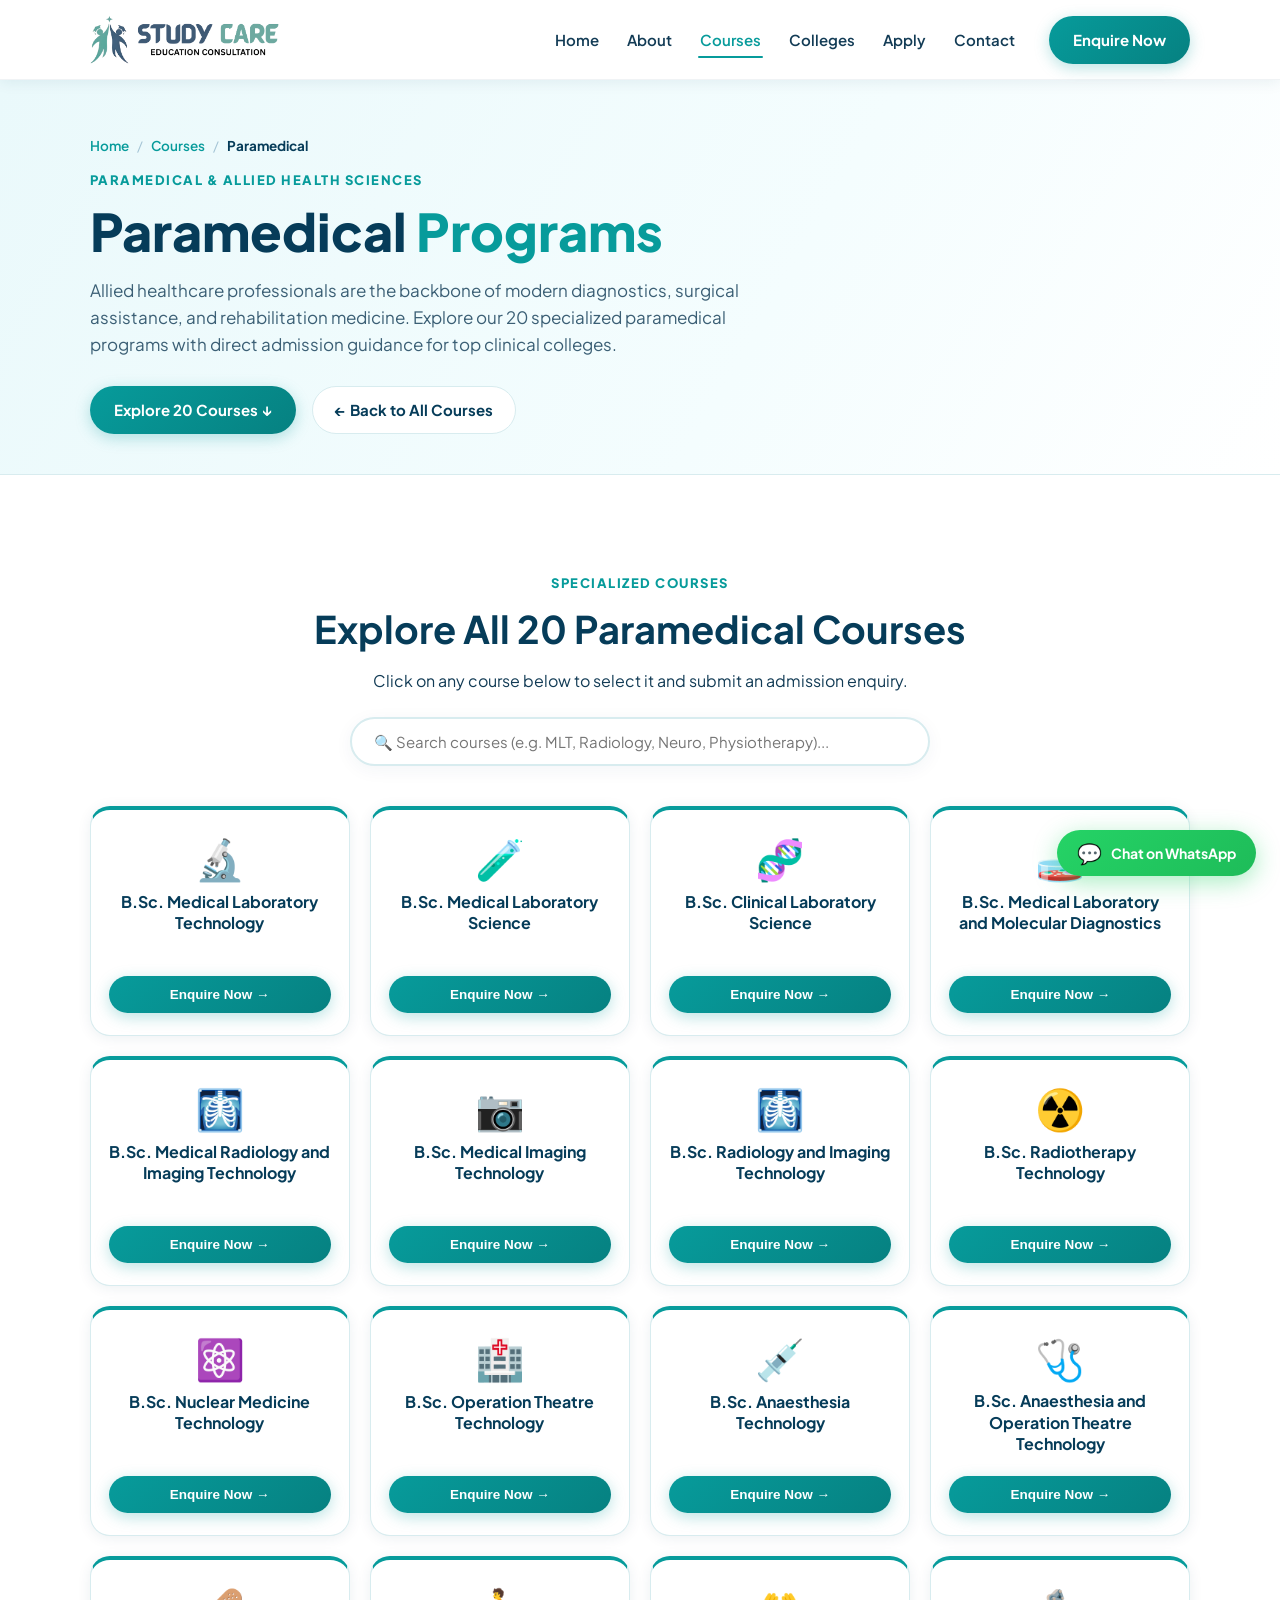
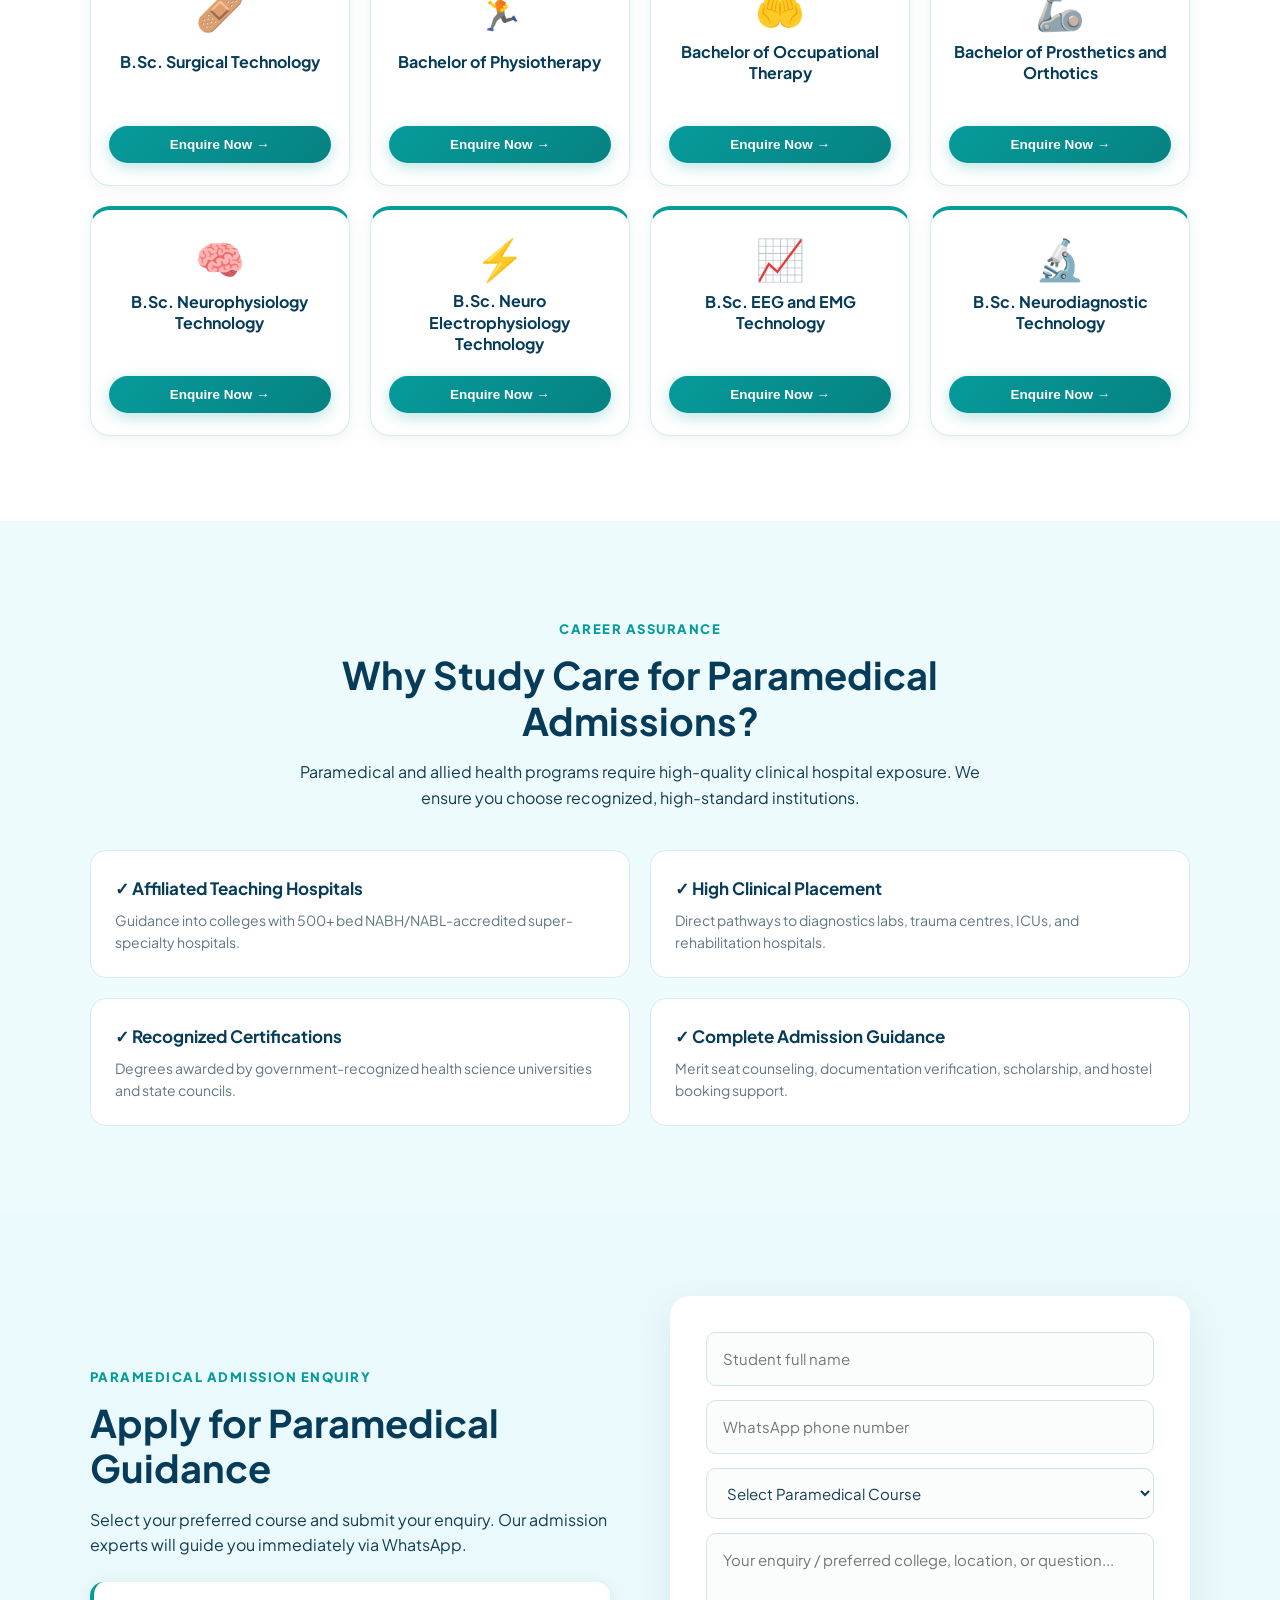
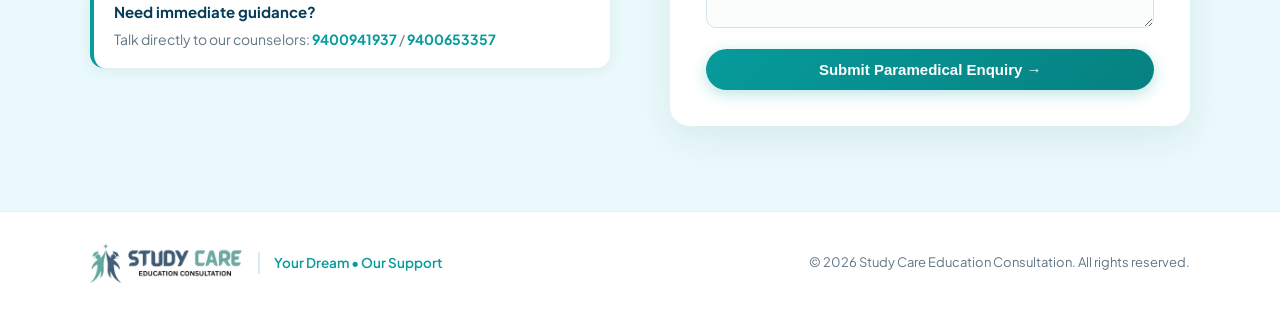
<file: paramedical.html>
<!doctype html>
<html lang="en">
<head>
  <meta charset="utf-8">
  <meta name="viewport" content="width=device-width,initial-scale=1">
  <title>Paramedical &amp; Allied Health Courses | Study Care Education Consultation</title>
  <meta name="description" content="Explore top Paramedical and Allied Health Science degree courses including MLT, Radiology, Operation Theatre, Physiotherapy, Neurophysiology, and more with Study Care.">
  <link rel="icon" type="image/png" href="favicon.png">
  <link rel="preconnect" href="https://fonts.googleapis.com">
  <link rel="preconnect" href="https://fonts.gstatic.com" crossorigin>
  <link href="https://fonts.googleapis.com/css2?family=Plus+Jakarta+Sans:wght@400;500;600;700;800&display=swap" rel="stylesheet">
  <link rel="stylesheet" href="style.css">
</head>
<body>
  <!-- Header -->
  <header>
    <a href="index.html#home" class="brand" aria-label="Study Care Education Consultation">
      <img src="logo-horizontal.png" alt="Study Care Education Consultation Logo" class="brand-logo">
    </a>
    <div class="nav-overlay" id="navOverlay" aria-hidden="true"></div>
    <nav id="primaryNav" aria-label="Primary navigation">
      <div class="mobile-nav-header">
        <img src="logo-horizontal.png" alt="Study Care" class="mobile-nav-logo">
        <button type="button" class="nav-close-btn" id="navCloseBtn" aria-label="Close menu">&times;</button>
      </div>
      <a href="index.html#home">Home</a>
      <a href="index.html#about">About</a>
      <a href="index.html#courses" class="active">Courses</a>
      <a href="index.html#colleges">Colleges</a>
      <a href="#apply">Apply</a>
      <a href="index.html#contact">Contact</a>
      <div class="mobile-nav-cta">
        <a class="btn" href="#apply">Enquire Now</a>
        <a class="btn-whatsapp-mobile" href="https://wa.me/919400941937?text=Hi%20Study%20Care,%20I%20would%20like%20to%20enquire%20about%20paramedical%20courses" target="_blank" rel="noopener">
          <span>💬 WhatsApp Us</span>
        </a>
      </div>
    </nav>
    <div class="header-actions">
      <a class="btn header-btn" href="#apply">Enquire Now</a>
      <button type="button" class="nav-toggle" id="navToggle" aria-label="Open navigation menu" aria-expanded="false" aria-controls="primaryNav">
        <span class="hamburger-bar"></span>
        <span class="hamburger-bar"></span>
        <span class="hamburger-bar"></span>
      </button>
    </div>
  </header>

  <main>
    <!-- Paramedical Hero / Header -->
    <section class="page-banner">
      <div class="breadcrumb">
        <a href="index.html">Home</a> <span>/</span> <a href="index.html#courses">Courses</a> <span>/</span> <b>Paramedical</b>
      </div>
      <p class="eyebrow">PARAMEDICAL &amp; ALLIED HEALTH SCIENCES</p>
      <h1>Paramedical <em>Programs</em></h1>
      <p class="banner-desc">
        Allied healthcare professionals are the backbone of modern diagnostics, surgical assistance, and rehabilitation medicine. Explore our 20 specialized paramedical programs with direct admission guidance for top clinical colleges.
      </p>
      <div class="banner-cta">
        <a href="#courses-grid" class="btn">Explore 20 Courses ↓</a>
        <a href="index.html#courses" class="btn-secondary">← Back to All Courses</a>
      </div>
    </section>

    <!-- The 20 Course Boxes -->
    <section id="courses-grid" class="section medical-section">
      <div class="section-title-wrap">
        <p class="eyebrow">SPECIALIZED COURSES</p>
        <h2>Explore All 20 Paramedical Courses</h2>
        <p>Click on any course below to select it and submit an admission enquiry.</p>

        <!-- Quick Search Bar -->
        <div class="course-search-bar">
          <input type="text" id="courseSearch" placeholder="🔍 Search courses (e.g. MLT, Radiology, Neuro, Physiotherapy)..." oninput="filterCourses()">
        </div>
      </div>

      <div class="medical-grid" id="paramedicalGrid">
        <!-- 1. B.Sc. Medical Laboratory Technology -->
        <article class="med-box" data-name="B.Sc. Medical Laboratory Technology" onclick="selectCourse('B.Sc. Medical Laboratory Technology')">
          <span class="med-icon">🔬</span>
          <h3>B.Sc. Medical Laboratory Technology</h3>
          <button type="button" class="btn med-apply-btn" onclick="event.stopPropagation(); selectCourse('B.Sc. Medical Laboratory Technology');">Enquire Now →</button>
        </article>

        <!-- 2. B.Sc. Medical Laboratory Science -->
        <article class="med-box" data-name="B.Sc. Medical Laboratory Science" onclick="selectCourse('B.Sc. Medical Laboratory Science')">
          <span class="med-icon">🧪</span>
          <h3>B.Sc. Medical Laboratory Science</h3>
          <button type="button" class="btn med-apply-btn" onclick="event.stopPropagation(); selectCourse('B.Sc. Medical Laboratory Science');">Enquire Now →</button>
        </article>

        <!-- 3. B.Sc. Clinical Laboratory Science -->
        <article class="med-box" data-name="B.Sc. Clinical Laboratory Science" onclick="selectCourse('B.Sc. Clinical Laboratory Science')">
          <span class="med-icon">🧬</span>
          <h3>B.Sc. Clinical Laboratory Science</h3>
          <button type="button" class="btn med-apply-btn" onclick="event.stopPropagation(); selectCourse('B.Sc. Clinical Laboratory Science');">Enquire Now →</button>
        </article>

        <!-- 4. B.Sc. Medical Laboratory and Molecular Diagnostics -->
        <article class="med-box" data-name="B.Sc. Medical Laboratory and Molecular Diagnostics" onclick="selectCourse('B.Sc. Medical Laboratory and Molecular Diagnostics')">
          <span class="med-icon">🧫</span>
          <h3>B.Sc. Medical Laboratory and Molecular Diagnostics</h3>
          <button type="button" class="btn med-apply-btn" onclick="event.stopPropagation(); selectCourse('B.Sc. Medical Laboratory and Molecular Diagnostics');">Enquire Now →</button>
        </article>

        <!-- 5. B.Sc. Medical Radiology and Imaging Technology -->
        <article class="med-box" data-name="B.Sc. Medical Radiology and Imaging Technology" onclick="selectCourse('B.Sc. Medical Radiology and Imaging Technology')">
          <span class="med-icon">🩻</span>
          <h3>B.Sc. Medical Radiology and Imaging Technology</h3>
          <button type="button" class="btn med-apply-btn" onclick="event.stopPropagation(); selectCourse('B.Sc. Medical Radiology and Imaging Technology');">Enquire Now →</button>
        </article>

        <!-- 6. B.Sc. Medical Imaging Technology -->
        <article class="med-box" data-name="B.Sc. Medical Imaging Technology" onclick="selectCourse('B.Sc. Medical Imaging Technology')">
          <span class="med-icon">📷</span>
          <h3>B.Sc. Medical Imaging Technology</h3>
          <button type="button" class="btn med-apply-btn" onclick="event.stopPropagation(); selectCourse('B.Sc. Medical Imaging Technology');">Enquire Now →</button>
        </article>

        <!-- 7. B.Sc. Radiology and Imaging Technology -->
        <article class="med-box" data-name="B.Sc. Radiology and Imaging Technology" onclick="selectCourse('B.Sc. Radiology and Imaging Technology')">
          <span class="med-icon">🩻</span>
          <h3>B.Sc. Radiology and Imaging Technology</h3>
          <button type="button" class="btn med-apply-btn" onclick="event.stopPropagation(); selectCourse('B.Sc. Radiology and Imaging Technology');">Enquire Now →</button>
        </article>

        <!-- 8. B.Sc. Radiotherapy Technology -->
        <article class="med-box" data-name="B.Sc. Radiotherapy Technology" onclick="selectCourse('B.Sc. Radiotherapy Technology')">
          <span class="med-icon">☢️</span>
          <h3>B.Sc. Radiotherapy Technology</h3>
          <button type="button" class="btn med-apply-btn" onclick="event.stopPropagation(); selectCourse('B.Sc. Radiotherapy Technology');">Enquire Now →</button>
        </article>

        <!-- 9. B.Sc. Nuclear Medicine Technology -->
        <article class="med-box" data-name="B.Sc. Nuclear Medicine Technology" onclick="selectCourse('B.Sc. Nuclear Medicine Technology')">
          <span class="med-icon">⚛️</span>
          <h3>B.Sc. Nuclear Medicine Technology</h3>
          <button type="button" class="btn med-apply-btn" onclick="event.stopPropagation(); selectCourse('B.Sc. Nuclear Medicine Technology');">Enquire Now →</button>
        </article>

        <!-- 10. B.Sc. Operation Theatre Technology -->
        <article class="med-box" data-name="B.Sc. Operation Theatre Technology" onclick="selectCourse('B.Sc. Operation Theatre Technology')">
          <span class="med-icon">🏥</span>
          <h3>B.Sc. Operation Theatre Technology</h3>
          <button type="button" class="btn med-apply-btn" onclick="event.stopPropagation(); selectCourse('B.Sc. Operation Theatre Technology');">Enquire Now →</button>
        </article>

        <!-- 11. B.Sc. Anaesthesia Technology -->
        <article class="med-box" data-name="B.Sc. Anaesthesia Technology" onclick="selectCourse('B.Sc. Anaesthesia Technology')">
          <span class="med-icon">💉</span>
          <h3>B.Sc. Anaesthesia Technology</h3>
          <button type="button" class="btn med-apply-btn" onclick="event.stopPropagation(); selectCourse('B.Sc. Anaesthesia Technology');">Enquire Now →</button>
        </article>

        <!-- 12. B.Sc. Anaesthesia and Operation Theatre Technology -->
        <article class="med-box" data-name="B.Sc. Anaesthesia and Operation Theatre Technology" onclick="selectCourse('B.Sc. Anaesthesia and Operation Theatre Technology')">
          <span class="med-icon">🩺</span>
          <h3>B.Sc. Anaesthesia and Operation Theatre Technology</h3>
          <button type="button" class="btn med-apply-btn" onclick="event.stopPropagation(); selectCourse('B.Sc. Anaesthesia and Operation Theatre Technology');">Enquire Now →</button>
        </article>

        <!-- 13. B.Sc. Surgical Technology -->
        <article class="med-box" data-name="B.Sc. Surgical Technology" onclick="selectCourse('B.Sc. Surgical Technology')">
          <span class="med-icon">🩹</span>
          <h3>B.Sc. Surgical Technology</h3>
          <button type="button" class="btn med-apply-btn" onclick="event.stopPropagation(); selectCourse('B.Sc. Surgical Technology');">Enquire Now →</button>
        </article>

        <!-- 14. Bachelor of Physiotherapy -->
        <article class="med-box" data-name="Bachelor of Physiotherapy" onclick="selectCourse('Bachelor of Physiotherapy')">
          <span class="med-icon">🏃</span>
          <h3>Bachelor of Physiotherapy</h3>
          <button type="button" class="btn med-apply-btn" onclick="event.stopPropagation(); selectCourse('Bachelor of Physiotherapy');">Enquire Now →</button>
        </article>

        <!-- 15. Bachelor of Occupational Therapy -->
        <article class="med-box" data-name="Bachelor of Occupational Therapy" onclick="selectCourse('Bachelor of Occupational Therapy')">
          <span class="med-icon">🤲</span>
          <h3>Bachelor of Occupational Therapy</h3>
          <button type="button" class="btn med-apply-btn" onclick="event.stopPropagation(); selectCourse('Bachelor of Occupational Therapy');">Enquire Now →</button>
        </article>

        <!-- 16. Bachelor of Prosthetics and Orthotics -->
        <article class="med-box" data-name="Bachelor of Prosthetics and Orthotics" onclick="selectCourse('Bachelor of Prosthetics and Orthotics')">
          <span class="med-icon">🦾</span>
          <h3>Bachelor of Prosthetics and Orthotics</h3>
          <button type="button" class="btn med-apply-btn" onclick="event.stopPropagation(); selectCourse('Bachelor of Prosthetics and Orthotics');">Enquire Now →</button>
        </article>

        <!-- 17. B.Sc. Neurophysiology Technology -->
        <article class="med-box" data-name="B.Sc. Neurophysiology Technology" onclick="selectCourse('B.Sc. Neurophysiology Technology')">
          <span class="med-icon">🧠</span>
          <h3>B.Sc. Neurophysiology Technology</h3>
          <button type="button" class="btn med-apply-btn" onclick="event.stopPropagation(); selectCourse('B.Sc. Neurophysiology Technology');">Enquire Now →</button>
        </article>

        <!-- 18. B.Sc. Neuro Electrophysiology Technology -->
        <article class="med-box" data-name="B.Sc. Neuro Electrophysiology Technology" onclick="selectCourse('B.Sc. Neuro Electrophysiology Technology')">
          <span class="med-icon">⚡</span>
          <h3>B.Sc. Neuro Electrophysiology Technology</h3>
          <button type="button" class="btn med-apply-btn" onclick="event.stopPropagation(); selectCourse('B.Sc. Neuro Electrophysiology Technology');">Enquire Now →</button>
        </article>

        <!-- 19. B.Sc. EEG and EMG Technology -->
        <article class="med-box" data-name="B.Sc. EEG and EMG Technology" onclick="selectCourse('B.Sc. EEG and EMG Technology')">
          <span class="med-icon">📈</span>
          <h3>B.Sc. EEG and EMG Technology</h3>
          <button type="button" class="btn med-apply-btn" onclick="event.stopPropagation(); selectCourse('B.Sc. EEG and EMG Technology');">Enquire Now →</button>
        </article>

        <!-- 20. B.Sc. Neurodiagnostic Technology -->
        <article class="med-box" data-name="B.Sc. Neurodiagnostic Technology" onclick="selectCourse('B.Sc. Neurodiagnostic Technology')">
          <span class="med-icon">🔬</span>
          <h3>B.Sc. Neurodiagnostic Technology</h3>
          <button type="button" class="btn med-apply-btn" onclick="event.stopPropagation(); selectCourse('B.Sc. Neurodiagnostic Technology');">Enquire Now →</button>
        </article>
      </div>

      <p id="noMatchesMsg" style="display:none; text-align:center; padding:40px; font-size:16px; color:#617784;">
        No courses found matching your search. <button type="button" onclick="clearSearch()" style="background:none;border:none;color:#079b9b;font-weight:700;cursor:pointer;text-decoration:underline;">Reset Search</button>
      </p>
    </section>

    <!-- Why Choose Study Care for Paramedical -->
    <section class="section pale">
      <div class="section-title-wrap">
        <p class="eyebrow">CAREER ASSURANCE</p>
        <h2>Why Study Care for Paramedical Admissions?</h2>
        <p>Paramedical and allied health programs require high-quality clinical hospital exposure. We ensure you choose recognized, high-standard institutions.</p>
      </div>
      <div class="features">
        <div>
          <b>✓ Affiliated Teaching Hospitals</b>
          <span>Guidance into colleges with 500+ bed NABH/NABL-accredited super-specialty hospitals.</span>
        </div>
        <div>
          <b>✓ High Clinical Placement</b>
          <span>Direct pathways to diagnostics labs, trauma centres, ICUs, and rehabilitation hospitals.</span>
        </div>
        <div>
          <b>✓ Recognized Certifications</b>
          <span>Degrees awarded by government-recognized health science universities and state councils.</span>
        </div>
        <div>
          <b>✓ Complete Admission Guidance</b>
          <span>Merit seat counseling, documentation verification, scholarship, and hostel booking support.</span>
        </div>
      </div>
    </section>

    <!-- Paramedical Enquiry Form -->
    <section id="apply" class="section apply">
      <div>
        <p class="eyebrow">PARAMEDICAL ADMISSION ENQUIRY</p>
        <h2>Apply for Paramedical Guidance</h2>
        <p>Select your preferred course and submit your enquiry. Our admission experts will guide you immediately via WhatsApp.</p>
        
        <div class="counselor-callout">
          <b>Need immediate guidance?</b>
          <p>Talk directly to our counselors: <a href="tel:9400941937">9400941937</a> / <a href="tel:9400653357">9400653357</a></p>
        </div>
      </div>

      <form id="form">
        <input id="name" placeholder="Student full name" required>
        <input id="phone" type="tel" placeholder="WhatsApp phone number" required>
        <select id="course" required>
          <option value="">Select Paramedical Course</option>
          <option value="B.Sc. Medical Laboratory Technology">B.Sc. Medical Laboratory Technology</option>
          <option value="B.Sc. Medical Laboratory Science">B.Sc. Medical Laboratory Science</option>
          <option value="B.Sc. Clinical Laboratory Science">B.Sc. Clinical Laboratory Science</option>
          <option value="B.Sc. Medical Laboratory and Molecular Diagnostics">B.Sc. Medical Laboratory and Molecular Diagnostics</option>
          <option value="B.Sc. Medical Radiology and Imaging Technology">B.Sc. Medical Radiology and Imaging Technology</option>
          <option value="B.Sc. Medical Imaging Technology">B.Sc. Medical Imaging Technology</option>
          <option value="B.Sc. Radiology and Imaging Technology">B.Sc. Radiology and Imaging Technology</option>
          <option value="B.Sc. Radiotherapy Technology">B.Sc. Radiotherapy Technology</option>
          <option value="B.Sc. Nuclear Medicine Technology">B.Sc. Nuclear Medicine Technology</option>
          <option value="B.Sc. Operation Theatre Technology">B.Sc. Operation Theatre Technology</option>
          <option value="B.Sc. Anaesthesia Technology">B.Sc. Anaesthesia Technology</option>
          <option value="B.Sc. Anaesthesia and Operation Theatre Technology">B.Sc. Anaesthesia and Operation Theatre Technology</option>
          <option value="B.Sc. Surgical Technology">B.Sc. Surgical Technology</option>
          <option value="Bachelor of Physiotherapy">Bachelor of Physiotherapy</option>
          <option value="Bachelor of Occupational Therapy">Bachelor of Occupational Therapy</option>
          <option value="Bachelor of Prosthetics and Orthotics">Bachelor of Prosthetics and Orthotics</option>
          <option value="B.Sc. Neurophysiology Technology">B.Sc. Neurophysiology Technology</option>
          <option value="B.Sc. Neuro Electrophysiology Technology">B.Sc. Neuro Electrophysiology Technology</option>
          <option value="B.Sc. EEG and EMG Technology">B.Sc. EEG and EMG Technology</option>
          <option value="B.Sc. Neurodiagnostic Technology">B.Sc. Neurodiagnostic Technology</option>
        </select>
        <textarea id="msg" placeholder="Your enquiry / preferred college, location, or question..."></textarea>
        <button class="btn" type="submit">Submit Paramedical Enquiry →</button>
      </form>
    </section>
  </main>

  <!-- Footer -->
  <footer>
    <div class="footer-brand">
      <img src="logo-horizontal.png" alt="Study Care Education Consultation" class="footer-logo">
      <span>Your Dream • Our Support</span>
    </div>
    <small>© 2026 Study Care Education Consultation. All rights reserved.</small>
  </footer>

  <!-- Floating WhatsApp Quick Action Button -->
  <a href="https://wa.me/919400941937?text=Hi%20Study%20Care,%20I%20would%20like%20to%20enquire%20about%20paramedical%20courses" class="floating-whatsapp" target="_blank" rel="noopener" aria-label="Chat with Study Care on WhatsApp">
    <span class="whatsapp-icon">💬</span>
    <span class="whatsapp-text">Chat on WhatsApp</span>
  </a>

  <script src="script.js"></script>
  <script>
    function selectCourse(courseName) {
      const select = document.getElementById('course');
      if (select) {
        select.value = courseName;
      }
      const applySection = document.getElementById('apply');
      if (applySection) {
        applySection.scrollIntoView({ behavior: 'smooth' });
      }
    }

    function filterCourses() {
      const query = document.getElementById('courseSearch').value.toLowerCase().trim();
      const boxes = document.querySelectorAll('#paramedicalGrid .med-box');
      let visibleCount = 0;
      boxes.forEach(box => {
        const name = box.getAttribute('data-name').toLowerCase();
        if (name.includes(query)) {
          box.style.display = 'flex';
          visibleCount++;
        } else {
          box.style.display = 'none';
        }
      });
      const noMsg = document.getElementById('noMatchesMsg');
      if (noMsg) {
        noMsg.style.display = visibleCount === 0 ? 'block' : 'none';
      }
    }

    function clearSearch() {
      const input = document.getElementById('courseSearch');
      if (input) {
        input.value = '';
        filterCourses();
      }
    }
  </script>
</body>
</html>
</file>
<file: style.css>
:root {
  --primary-navy: #063c59;
  --secondary-navy: #123b55;
  --dark-navy: #062e47;
  --primary-teal: #079b9b;
  --accent-teal: #32a596;
  --light-cyan: #eaf9fb;
  --pale-cyan: #eefbfc;
  --border-cyan: #d8ecef;
  --text-muted: #617784;
  --shadow-sm: 0 2px 14px rgba(6, 60, 89, 0.08);
  --shadow-md: 0 10px 30px rgba(6, 60, 89, 0.12);
  --shadow-lg: 0 18px 45px rgba(6, 60, 89, 0.16);
  --transition: all 0.25s cubic-bezier(0.16, 1, 0.3, 1);
  --header-height: 80px;
}

*, *::before, *::after {
  box-sizing: border-box;
}

html {
  scroll-behavior: smooth;
  scroll-padding-top: var(--header-height);
  -webkit-text-size-adjust: 100%;
}

body {
  margin: 0;
  font-family: 'Plus Jakarta Sans', Arial, -apple-system, BlinkMacSystemFont, sans-serif;
  color: var(--secondary-navy);
  line-height: 1.6;
  background-color: #ffffff;
  -webkit-font-smoothing: antialiased;
  overflow-x: hidden;
  width: 100%;
  position: relative;
}

body.menu-open {
  overflow: hidden;
}

img {
  max-width: 100%;
  height: auto;
  display: block;
}

a {
  text-decoration: none;
  color: inherit;
  transition: var(--transition);
}

/* Header & Navigation */
header {
  height: var(--header-height);
  display: flex;
  align-items: center;
  justify-content: space-between;
  gap: 20px;
  padding: 0 7%;
  position: sticky;
  top: 0;
  background: rgba(255, 255, 255, 0.96);
  backdrop-filter: blur(12px);
  -webkit-backdrop-filter: blur(12px);
  z-index: 100;
  box-shadow: var(--shadow-sm);
  border-bottom: 1px solid rgba(6, 60, 89, 0.06);
  transition: height 0.25s ease, padding 0.25s ease;
}

.brand {
  display: flex;
  align-items: center;
  text-decoration: none;
  flex-shrink: 0;
}

.brand-logo {
  height: 52px;
  width: auto;
  max-width: 240px;
  object-fit: contain;
  transition: transform 0.2s ease;
}

.brand:hover .brand-logo {
  transform: scale(1.02);
}

nav {
  display: flex;
  align-items: center;
  gap: 24px;
  font-size: 15px;
  font-weight: 600;
  margin-left: auto;
  margin-right: 12px;
}

nav a {
  color: var(--secondary-navy);
  position: relative;
  padding: 8px 2px;
  white-space: nowrap;
}

nav a:hover,
nav a.active {
  color: var(--primary-teal);
}

nav a::after {
  content: '';
  position: absolute;
  bottom: 2px;
  left: 0;
  width: 0%;
  height: 2px;
  background: var(--primary-teal);
  transition: width 0.2s ease;
  border-radius: 2px;
}

nav a:hover::after,
nav a.active::after {
  width: 100%;
}

.header-actions {
  display: flex;
  align-items: center;
  gap: 12px;
  flex-shrink: 0;
}

.btn {
  display: inline-flex;
  align-items: center;
  justify-content: center;
  border: 0;
  background: linear-gradient(135deg, #079b9b 0%, #068181 100%);
  color: white;
  padding: 12px 24px;
  border-radius: 30px;
  font-weight: 700;
  font-size: 15px;
  cursor: pointer;
  box-shadow: 0 4px 15px rgba(7, 155, 155, 0.28);
  transition: var(--transition);
  text-decoration: none;
  white-space: nowrap;
}

.btn:hover {
  background: linear-gradient(135deg, #09b2b2 0%, #079b9b 100%);
  transform: translateY(-2px);
  box-shadow: 0 6px 20px rgba(7, 155, 155, 0.38);
  color: white;
}

/* Nav toggle button for mobile/tablet */
.nav-toggle {
  display: none;
  flex-direction: column;
  justify-content: center;
  align-items: center;
  gap: 5px;
  width: 44px;
  height: 44px;
  background: transparent;
  border: 1.5px solid var(--border-cyan);
  border-radius: 10px;
  cursor: pointer;
  padding: 0;
  transition: var(--transition);
}

.nav-toggle:hover {
  border-color: var(--primary-teal);
  background: var(--pale-cyan);
}

.hamburger-bar {
  width: 22px;
  height: 2.5px;
  background-color: var(--primary-navy);
  border-radius: 2px;
  transition: transform 0.25s ease, opacity 0.25s ease;
}

.mobile-nav-header,
.mobile-nav-cta,
.nav-overlay {
  display: none;
}

/* Floating WhatsApp Quick Action Button */
.floating-whatsapp {
  position: fixed;
  bottom: 24px;
  right: 24px;
  background: linear-gradient(135deg, #25d366 0%, #1ebc59 100%);
  color: white;
  display: inline-flex;
  align-items: center;
  gap: 9px;
  padding: 12px 20px;
  border-radius: 40px;
  font-weight: 700;
  font-size: 14px;
  box-shadow: 0 6px 24px rgba(37, 211, 102, 0.4);
  z-index: 95;
  text-decoration: none;
  transition: transform 0.25s ease, box-shadow 0.25s ease;
  animation: floatBounce 4.5s ease-in-out infinite;
}

.floating-whatsapp:hover {
  transform: translateY(-3px) scale(1.02);
  box-shadow: 0 10px 28px rgba(37, 211, 102, 0.55);
  color: white;
}

.floating-whatsapp .whatsapp-icon {
  font-size: 20px;
  line-height: 1;
}

@keyframes floatBounce {
  0%, 100% {
    transform: translateY(0);
  }
  50% {
    transform: translateY(-6px);
  }
}

/* Hero Section */
.hero {
  min-height: 540px;
  padding: 60px 7%;
  display: grid;
  grid-template-columns: 1.15fr 0.85fr;
  align-items: center;
  gap: 40px;
  background: linear-gradient(120deg, #eaf9fb 0%, #f4fdfe 60%, #ffffff 100%);
  overflow: hidden;
  position: relative;
}

.eyebrow {
  color: var(--primary-teal);
  font-size: 13px;
  font-weight: 800;
  letter-spacing: 1.5px;
  text-transform: uppercase;
  margin-bottom: 12px;
}

.hero h1 {
  font-size: clamp(32px, 5.2vw, 66px);
  line-height: 1.08;
  color: var(--primary-navy);
  margin: 10px 0 20px;
  font-weight: 800;
  letter-spacing: -0.5px;
  word-wrap: break-word;
}

.hero h1 em {
  color: var(--primary-teal);
  font-style: normal;
}

.hero p {
  font-size: 18px;
  max-width: 540px;
  margin-bottom: 32px;
  color: #3b5f75;
  line-height: 1.6;
}

.hero-art {
  position: relative;
  display: flex;
  align-items: center;
  justify-content: center;
  min-height: 400px;
  width: 100%;
}

.orb {
  position: absolute;
  width: min(360px, 85vw);
  height: min(360px, 85vw);
  border-radius: 50%;
  background: radial-gradient(circle, rgba(190, 237, 241, 0.85) 0%, rgba(220, 248, 250, 0.4) 60%, rgba(255, 255, 255, 0) 80%);
  left: 50%;
  top: 50%;
  transform: translate(-50%, -50%);
  z-index: 0;
  filter: blur(8px);
  pointer-events: none;
}

.hero-logo-wrapper {
  position: relative;
  z-index: 1;
  display: flex;
  align-items: center;
  justify-content: center;
  width: 100%;
}

.hero-logo {
  max-width: min(330px, 80vw);
  width: 100%;
  height: auto;
  filter: drop-shadow(0 18px 32px rgba(6, 60, 89, 0.15));
  animation: heroFloat 4.5s ease-in-out infinite;
}

@keyframes heroFloat {
  0%, 100% {
    transform: translateY(0);
  }
  50% {
    transform: translateY(-12px);
  }
}

/* Courses Section */
.dark {
  padding: 80px 7%;
  background: var(--dark-navy);
  color: white;
  display: grid;
  grid-template-columns: 0.85fr 2fr;
  gap: 45px;
  align-items: center;
}

.dark h2, .contact h2 {
  font-size: clamp(28px, 4vw, 38px);
  line-height: 1.15;
  font-weight: 700;
  margin-top: 10px;
  margin-bottom: 12px;
}

.dark p {
  color: #a4c4d5;
  font-size: 16px;
  line-height: 1.6;
}

.cards {
  display: grid;
  grid-template-columns: repeat(3, 1fr);
  gap: 16px;
}

.cards article {
  background: white;
  color: var(--primary-navy);
  border-radius: 16px;
  padding: 26px 14px;
  text-align: center;
  box-shadow: 0 8px 24px rgba(0, 0, 0, 0.1);
  transition: var(--transition);
  display: flex;
  flex-direction: column;
  align-items: center;
  justify-content: center;
  min-height: 140px;
  width: 100%;
}

.cards article:hover {
  transform: translateY(-6px);
  box-shadow: 0 14px 30px rgba(0, 0, 0, 0.2);
}

.card-icon {
  font-size: 38px;
  display: block;
  margin-bottom: 10px;
  line-height: 1;
}

.cards h3 {
  font-size: 16px;
  font-weight: 700;
  margin: 0;
  line-height: 1.25;
  color: var(--primary-navy);
}

.card-link {
  display: flex;
  text-decoration: none;
  height: 100%;
  width: 100%;
}

.card-link article {
  width: 100%;
}

.clickable-card {
  cursor: pointer;
  border: 1.5px solid transparent;
  position: relative;
}

.clickable-card:hover {
  border-color: var(--primary-teal);
  background: #f7fdfe;
}

.card-action-hint {
  font-size: 11px;
  color: var(--primary-teal);
  font-weight: 700;
  margin-top: 8px;
  text-transform: uppercase;
  letter-spacing: 0.5px;
  display: inline-block;
  background: #eaf8fa;
  padding: 3px 8px;
  border-radius: 12px;
}

/* Medical & Course Detail Page Styles */
.page-banner {
  padding: 55px 7% 40px;
  background: linear-gradient(120deg, #eaf9fb 0%, #f4fdfe 60%, #ffffff 100%);
  border-bottom: 1px solid var(--border-cyan);
}

.breadcrumb {
  font-size: 13.5px;
  color: var(--text-muted);
  margin-bottom: 12px;
  display: flex;
  flex-wrap: wrap;
  align-items: center;
  gap: 4px;
}

.breadcrumb a {
  color: var(--primary-teal);
  font-weight: 600;
}

.breadcrumb a:hover {
  text-decoration: underline;
}

.breadcrumb span {
  margin: 0 4px;
  color: #a4c4d5;
}

.breadcrumb b {
  color: var(--primary-navy);
}

.page-banner h1 {
  font-size: clamp(28px, 4.5vw, 52px);
  line-height: 1.12;
  color: var(--primary-navy);
  margin: 10px 0 16px;
  font-weight: 800;
  word-wrap: break-word;
}

.page-banner h1 em {
  color: var(--primary-teal);
  font-style: normal;
}

.banner-desc {
  font-size: 17px;
  max-width: 680px;
  color: #3b5f75;
  margin: 0 0 28px;
  line-height: 1.6;
}

.banner-cta {
  display: flex;
  gap: 16px;
  flex-wrap: wrap;
  align-items: center;
}

.btn-secondary {
  display: inline-flex;
  align-items: center;
  justify-content: center;
  background: white;
  color: var(--primary-navy);
  border: 1.5px solid var(--border-cyan);
  padding: 11px 22px;
  border-radius: 30px;
  font-weight: 700;
  font-size: 15px;
  transition: var(--transition);
  text-decoration: none;
  white-space: nowrap;
}

.btn-secondary:hover {
  border-color: var(--primary-teal);
  color: var(--primary-teal);
  transform: translateY(-2px);
  box-shadow: var(--shadow-sm);
}

.section-title-wrap {
  text-align: center;
  max-width: 680px;
  margin: 0 auto 40px;
}

.course-search-bar {
  margin: 24px auto 0;
  max-width: 580px;
  width: 100%;
}

.course-search-bar input {
  width: 100%;
  padding: 13px 22px;
  border: 2px solid var(--border-cyan);
  border-radius: 35px;
  font-size: 15px;
  font-family: inherit;
  color: var(--secondary-navy);
  background: white;
  box-shadow: 0 4px 18px rgba(6, 60, 89, 0.05);
  transition: var(--transition);
}

.course-search-bar input:focus {
  outline: none;
  border-color: var(--primary-teal);
  box-shadow: 0 6px 24px rgba(7, 155, 155, 0.18);
}

.medical-section {
  padding: 70px 7%;
}

.medical-grid {
  display: grid;
  grid-template-columns: repeat(4, 1fr);
  gap: 20px;
}

.management-grid {
  display: grid;
  grid-template-columns: repeat(3, 1fr);
  gap: 22px;
}

.med-box {
  background: white;
  border: 1px solid var(--border-cyan);
  border-top: 4px solid var(--primary-teal);
  border-radius: 20px;
  padding: 28px 18px 22px;
  box-shadow: var(--shadow-sm);
  transition: var(--transition);
  display: flex;
  flex-direction: column;
  align-items: center;
  text-align: center;
  justify-content: space-between;
  min-height: 230px;
  cursor: pointer;
}

.med-box:hover {
  transform: translateY(-6px);
  box-shadow: 0 16px 36px rgba(6, 60, 89, 0.12);
  border-color: var(--primary-teal);
}

.med-icon {
  font-size: 40px;
  line-height: 1;
  display: block;
  margin-bottom: 12px;
}

.med-box h3 {
  font-size: 16px;
  color: var(--primary-navy);
  margin: 0 0 16px;
  font-weight: 700;
  line-height: 1.35;
  min-height: 44px;
  display: flex;
  align-items: center;
  justify-content: center;
}

.med-apply-btn {
  width: 100%;
  font-size: 13.5px;
  padding: 11px 16px;
  border-radius: 30px;
  cursor: pointer;
  margin-top: auto;
}

.counselor-callout {
  margin-top: 24px;
  padding: 18px 20px;
  background: white;
  border-radius: 14px;
  border-left: 4px solid var(--primary-teal);
  box-shadow: var(--shadow-sm);
}

.counselor-callout b {
  color: var(--primary-navy);
  display: block;
  font-size: 15px;
  margin-bottom: 4px;
}

.counselor-callout p {
  margin: 0;
  font-size: 14px;
  color: var(--text-muted);
}

.counselor-callout a {
  color: var(--primary-teal);
  font-weight: 700;
}

/* About & Features */
.section {
  padding: 85px 7%;
}

.section h2 {
  font-size: clamp(28px, 4.2vw, 38px);
  line-height: 1.2;
  color: var(--primary-navy);
  font-weight: 700;
  margin: 8px 0 16px;
}

.section > p {
  max-width: 650px;
  color: #4b6a7d;
  font-size: 17px;
}

.features {
  display: grid;
  grid-template-columns: repeat(2, 1fr);
  gap: 20px;
  margin-top: 36px;
}

.features div {
  border: 1px solid var(--border-cyan);
  border-radius: 16px;
  padding: 24px;
  background: #ffffff;
  transition: var(--transition);
}

.features div:hover {
  border-color: var(--primary-teal);
  box-shadow: 0 8px 20px rgba(7, 155, 155, 0.08);
  transform: translateY(-2px);
}

.features b {
  display: block;
  font-size: 17px;
  color: var(--primary-navy);
  margin-bottom: 6px;
}

.features span {
  display: block;
  color: var(--text-muted);
  font-size: 14px;
}

/* College Grid */
.pale {
  background: var(--pale-cyan);
}

.college-grid {
  display: grid;
  grid-template-columns: repeat(4, 1fr);
  gap: 20px;
  margin-top: 32px;
}

.college-grid div {
  background: white;
  border-radius: 16px;
  padding: 32px 20px;
  text-align: center;
  font-size: 32px;
  box-shadow: var(--shadow-sm);
  transition: var(--transition);
}

.college-grid div:hover {
  transform: translateY(-4px);
  box-shadow: var(--shadow-md);
}

.college-grid b {
  display: block;
  font-size: 16px;
  font-weight: 700;
  color: var(--primary-navy);
  margin-top: 10px;
}

/* Steps */
.steps {
  display: grid;
  grid-template-columns: repeat(4, 1fr);
  gap: 20px;
  margin-top: 32px;
}

.steps div {
  text-align: center;
  border: 1px solid var(--border-cyan);
  background: white;
  border-radius: 16px;
  padding: 28px 20px;
  transition: var(--transition);
}

.steps div:hover {
  border-color: var(--primary-teal);
  box-shadow: 0 8px 20px rgba(7, 155, 155, 0.08);
}

.steps strong {
  display: grid;
  place-items: center;
  margin: 0 auto 14px;
  width: 44px;
  height: 44px;
  background: var(--primary-teal);
  color: white;
  border-radius: 50%;
  font-size: 16px;
  font-weight: 800;
}

.steps b {
  display: block;
  font-size: 17px;
  color: var(--primary-navy);
  margin-bottom: 4px;
}

.steps span {
  display: block;
  font-size: 13.5px;
  color: var(--text-muted);
}

/* Apply Form */
.apply {
  background: var(--light-cyan);
  display: grid;
  grid-template-columns: 1fr 1fr;
  gap: 60px;
  align-items: center;
}

.apply form {
  background: white;
  padding: 36px;
  border-radius: 20px;
  box-shadow: 0 12px 36px rgba(6, 60, 89, 0.08);
  width: 100%;
}

.apply input, .apply select, .apply textarea {
  width: 100%;
  padding: 14px 16px;
  margin: 0 0 14px;
  border: 1px solid #d0e4e8;
  border-radius: 10px;
  font: inherit;
  font-size: 15px;
  color: var(--secondary-navy);
  background: #fbfdfd;
  transition: border-color 0.2s ease, box-shadow 0.2s ease;
}

.apply input:focus, .apply select:focus, .apply textarea:focus {
  outline: none;
  border-color: var(--primary-teal);
  box-shadow: 0 0 0 3px rgba(7, 155, 155, 0.15);
  background: white;
}

.apply textarea {
  min-height: 95px;
  resize: vertical;
}

.apply .btn {
  width: 100%;
}

/* Contact */
.contact {
  padding: 60px 7%;
  background: var(--primary-navy);
  color: white;
  display: flex;
  justify-content: space-between;
  align-items: center;
  gap: 40px;
}

.contact h2 {
  color: white;
}

.contact p {
  color: #b5d5e6;
  margin: 6px 0;
}

.contact-details {
  display: flex;
  flex-direction: column;
  gap: 8px;
}

.contact-details p {
  font-size: 16px;
  margin: 4px 0;
}

.contact-details a {
  color: white;
  font-weight: 600;
  display: inline-flex;
  align-items: center;
  padding: 4px 0;
}

.contact-details a:hover {
  color: #7ce7e7;
  text-decoration: underline;
}

/* Footer */
footer {
  padding: 30px 7%;
  background: #ffffff;
  border-top: 1px solid #e5f2f5;
  display: flex;
  align-items: center;
  justify-content: space-between;
  gap: 24px;
  flex-wrap: wrap;
}

.footer-brand {
  display: flex;
  align-items: center;
  gap: 16px;
  flex-wrap: wrap;
}

.footer-logo {
  height: 42px;
  width: auto;
  object-fit: contain;
}

.footer-brand span {
  color: var(--primary-teal);
  font-weight: 600;
  font-size: 13.5px;
  border-left: 2px solid var(--border-cyan);
  padding-left: 14px;
}

footer small {
  color: var(--text-muted);
  font-size: 13px;
}

/* =========================================================
   RESPONSIVE BREAKPOINTS
   ========================================================= */

/* Desktop & Laptop Breakpoint (max-width: 1180px) */
@media (max-width: 1180px) {
  .medical-grid {
    grid-template-columns: repeat(3, 1fr);
  }
}

/* Tablet Breakpoint (max-width: 960px) */
@media (max-width: 960px) {
  :root {
    --header-height: 72px;
  }

  header {
    padding: 0 5%;
  }

  .nav-toggle {
    display: flex;
  }

  /* Hamburger transform when menu is open */
  .nav-open .nav-toggle .hamburger-bar:nth-child(1) {
    transform: translateY(7.5px) rotate(45deg);
  }
  .nav-open .nav-toggle .hamburger-bar:nth-child(2) {
    opacity: 0;
  }
  .nav-open .nav-toggle .hamburger-bar:nth-child(3) {
    transform: translateY(-7.5px) rotate(-45deg);
  }

  /* Overlay backdrop */
  .nav-overlay {
    display: block;
    position: fixed;
    inset: 0;
    background: rgba(6, 46, 71, 0.55);
    backdrop-filter: blur(4px);
    -webkit-backdrop-filter: blur(4px);
    z-index: 998;
    opacity: 0;
    visibility: hidden;
    transition: opacity 0.3s ease, visibility 0.3s ease;
  }

  .nav-overlay.active {
    opacity: 1;
    visibility: visible;
  }

  /* Slide-in Mobile Nav Drawer */
  nav {
    position: fixed;
    top: 0;
    right: 0;
    width: min(320px, 86vw);
    height: 100vh;
    height: 100dvh;
    background: #ffffff;
    z-index: 999;
    margin: 0;
    padding: 24px 20px 30px;
    display: flex;
    flex-direction: column;
    align-items: stretch;
    gap: 0;
    box-shadow: -8px 0 35px rgba(6, 60, 89, 0.2);
    transform: translateX(100%);
    transition: transform 0.32s cubic-bezier(0.16, 1, 0.3, 1);
    overflow-y: auto;
    -webkit-overflow-scrolling: touch;
  }

  nav.open {
    transform: translateX(0);
  }

  .mobile-nav-header {
    display: flex;
    align-items: center;
    justify-content: space-between;
    padding-bottom: 18px;
    margin-bottom: 12px;
    border-bottom: 1px solid var(--border-cyan);
  }

  .mobile-nav-logo {
    height: 38px;
    width: auto;
    max-width: 170px;
    object-fit: contain;
  }

  .nav-close-btn {
    width: 38px;
    height: 38px;
    border-radius: 10px;
    border: 1px solid var(--border-cyan);
    background: var(--light-cyan);
    color: var(--primary-navy);
    font-size: 26px;
    line-height: 1;
    cursor: pointer;
    display: flex;
    align-items: center;
    justify-content: center;
    transition: var(--transition);
  }

  .nav-close-btn:hover {
    background: var(--primary-teal);
    color: white;
  }

  nav a {
    display: flex;
    align-items: center;
    justify-content: space-between;
    padding: 14px 14px;
    font-size: 16px;
    font-weight: 600;
    color: var(--secondary-navy);
    border-bottom: 1px solid #f2f7f9;
    border-radius: 8px;
    transition: var(--transition);
    white-space: normal;
  }

  nav a::after {
    display: none;
  }

  nav a:hover,
  nav a.active {
    background: var(--light-cyan);
    color: var(--primary-teal);
    padding-left: 18px;
  }

  .mobile-nav-cta {
    display: flex;
    flex-direction: column;
    gap: 12px;
    margin-top: 24px;
    padding-top: 18px;
    border-top: 1px solid var(--border-cyan);
  }

  .mobile-nav-cta .btn {
    width: 100%;
    text-align: center;
  }

  .btn-whatsapp-mobile {
    display: flex;
    align-items: center;
    justify-content: center;
    gap: 8px;
    background: linear-gradient(135deg, #25d366 0%, #1ebc59 100%);
    color: white;
    padding: 12px 20px;
    border-radius: 30px;
    font-weight: 700;
    font-size: 14.5px;
    text-decoration: none;
    box-shadow: 0 4px 14px rgba(37, 211, 102, 0.28);
    transition: var(--transition);
  }

  .btn-whatsapp-mobile:hover {
    background: #1ebc59;
    transform: translateY(-2px);
  }

  /* Layout Reorganization */
  .hero {
    grid-template-columns: 1fr;
    gap: 36px;
    padding: 50px 5%;
    text-align: center;
  }

  .hero p {
    margin-left: auto;
    margin-right: auto;
  }

  .hero-art {
    min-height: 320px;
  }

  .dark {
    grid-template-columns: 1fr;
    gap: 36px;
    padding: 65px 5%;
    text-align: center;
  }

  .dark p {
    margin-left: auto;
    margin-right: auto;
  }

  .cards {
    grid-template-columns: repeat(3, 1fr);
  }

  .management-grid {
    grid-template-columns: repeat(2, 1fr);
  }

  .medical-grid {
    grid-template-columns: repeat(2, 1fr);
  }

  .college-grid, .steps {
    grid-template-columns: repeat(2, 1fr);
  }

  .apply {
    grid-template-columns: 1fr;
    gap: 36px;
    padding: 60px 5%;
  }

  .contact {
    flex-direction: column;
    align-items: flex-start;
    gap: 28px;
    padding: 55px 5%;
  }

  .contact-details {
    width: 100%;
    gap: 12px;
  }

  .contact-details p {
    background: rgba(255, 255, 255, 0.08);
    padding: 10px 16px;
    border-radius: 10px;
    border: 1px solid rgba(255, 255, 255, 0.12);
  }

  footer {
    padding: 24px 5%;
    flex-direction: column;
    align-items: center;
    text-align: center;
    gap: 16px;
  }

  .footer-brand {
    flex-direction: column;
    align-items: center;
    gap: 8px;
  }

  .footer-brand span {
    border-left: none;
    padding-left: 0;
    border-top: 1px solid var(--border-cyan);
    padding-top: 6px;
  }
}

/* Medium Tablets & Large Phones (max-width: 768px) */
@media (max-width: 768px) {
  .section {
    padding: 60px 5%;
  }

  .page-banner {
    padding: 40px 5% 32px;
  }

  .banner-desc {
    font-size: 15.5px;
    margin-bottom: 22px;
  }

  .cards {
    grid-template-columns: repeat(2, 1fr);
    gap: 14px;
  }

  .features {
    grid-template-columns: 1fr;
    gap: 14px;
    margin-top: 24px;
  }

  .features div {
    padding: 18px 16px;
  }

  .medical-section {
    padding: 50px 5%;
  }
}

/* Small Screens & Mobile Phones (max-width: 580px) */
@media (max-width: 580px) {
  :root {
    --header-height: 66px;
  }

  header {
    padding: 0 4%;
    gap: 12px;
  }

  .brand-logo {
    height: 40px;
    max-width: 165px;
  }

  .header-actions {
    gap: 8px;
  }

  .header-actions .header-btn {
    padding: 9px 15px;
    font-size: 13px;
    border-radius: 20px;
  }

  .nav-toggle {
    width: 40px;
    height: 40px;
  }

  .hero, .section, .dark, .apply, .contact, footer {
    padding-left: 4%;
    padding-right: 4%;
  }

  .hero {
    padding-top: 40px;
    padding-bottom: 40px;
    min-height: auto;
  }

  .hero h1 {
    font-size: clamp(28px, 7.8vw, 38px);
    margin-bottom: 14px;
  }

  .hero p {
    font-size: 15.5px;
    margin-bottom: 24px;
  }

  .hero-art {
    min-height: 250px;
  }

  .hero-logo {
    max-width: min(240px, 68vw);
  }

  .orb {
    width: min(250px, 75vw);
    height: min(250px, 75vw);
  }

  /* Courses 2-column compact on mobile */
  .cards {
    grid-template-columns: repeat(2, 1fr);
    gap: 10px;
  }

  .cards article {
    padding: 16px 8px;
    min-height: 115px;
    border-radius: 14px;
  }

  .card-icon {
    font-size: 28px;
    margin-bottom: 6px;
  }

  .cards h3 {
    font-size: 13.5px;
  }

  .card-action-hint {
    font-size: 9.5px;
    padding: 2px 6px;
    margin-top: 6px;
  }

  /* Course detail banners */
  .banner-cta {
    flex-direction: column;
    align-items: stretch;
    width: 100%;
    gap: 10px;
  }

  .banner-cta .btn,
  .banner-cta .btn-secondary {
    width: 100%;
    text-align: center;
    padding: 12px 18px;
    font-size: 14px;
  }

  .course-search-bar input {
    padding: 12px 18px;
    font-size: 14px;
    border-radius: 25px;
  }

  /* Medical & Management Grids */
  .medical-grid,
  .management-grid {
    grid-template-columns: 1fr;
    gap: 14px;
  }

  .med-box {
    padding: 20px 16px 16px;
    min-height: auto;
    border-radius: 16px;
  }

  .med-icon {
    font-size: 34px;
    margin-bottom: 8px;
  }

  .med-box h3 {
    font-size: 15.5px;
    min-height: auto;
    margin-bottom: 12px;
  }

  .med-apply-btn {
    padding: 10px 16px;
    font-size: 13.5px;
  }

  .counselor-callout {
    margin-top: 16px;
    padding: 14px 16px;
    border-radius: 12px;
  }

  /* College grid 2x2 neat display */
  .college-grid {
    grid-template-columns: repeat(2, 1fr);
    gap: 12px;
    margin-top: 20px;
  }

  .college-grid div {
    padding: 20px 10px;
    font-size: 28px;
    border-radius: 12px;
  }

  .college-grid b {
    font-size: 13.5px;
    margin-top: 6px;
  }

  /* Steps: modern vertical workflow with numbers on left */
  .steps {
    grid-template-columns: 1fr;
    gap: 12px;
    margin-top: 20px;
  }

  .steps > div {
    display: grid;
    grid-template-columns: 42px 1fr;
    align-items: center;
    text-align: left;
    padding: 16px;
    gap: 14px;
    border-radius: 14px;
  }

  .steps strong {
    grid-row: 1 / span 2;
    margin: 0;
    width: 38px;
    height: 38px;
    font-size: 15px;
  }

  .steps b {
    font-size: 15px;
    margin-bottom: 2px;
  }

  .steps span {
    font-size: 13px;
  }

  /* Apply Form */
  .apply form {
    padding: 22px 16px;
    border-radius: 16px;
  }

  .apply input, .apply select, .apply textarea {
    font-size: 16px; /* Prevents auto-zoom in mobile Safari */
    padding: 13px 14px;
    margin-bottom: 12px;
  }

  .apply textarea {
    min-height: 85px;
  }

  /* Floating WhatsApp button becomes compact pill on mobile */
  .floating-whatsapp {
    bottom: 18px;
    right: 18px;
    padding: 11px 16px;
    font-size: 13px;
  }
}

/* Extra-Small Mobile Devices (max-width: 380px) */
@media (max-width: 380px) {
  :root {
    --header-height: 60px;
  }

  .brand-logo {
    height: 34px;
    max-width: 135px;
  }

  .header-actions .header-btn {
    display: none; /* Preserve space for logo and menu button */
  }

  .hero h1 {
    font-size: 27px;
  }

  .cards {
    grid-template-columns: 1fr;
  }

  .college-grid {
    grid-template-columns: 1fr;
  }

  .floating-whatsapp {
    width: 48px;
    height: 48px;
    padding: 0;
    justify-content: center;
    border-radius: 50%;
  }

  .floating-whatsapp .whatsapp-text {
    display: none;
  }

  .floating-whatsapp .whatsapp-icon {
    font-size: 22px;
  }
}

/* Accessibility: Reduced Motion */
@media (prefers-reduced-motion: reduce) {
  *, *::before, *::after {
    animation-duration: 0.01ms !important;
    animation-iteration-count: 1 !important;
    transition-duration: 0.01ms !important;
    scroll-behavior: auto !important;
  }
}
</file>
